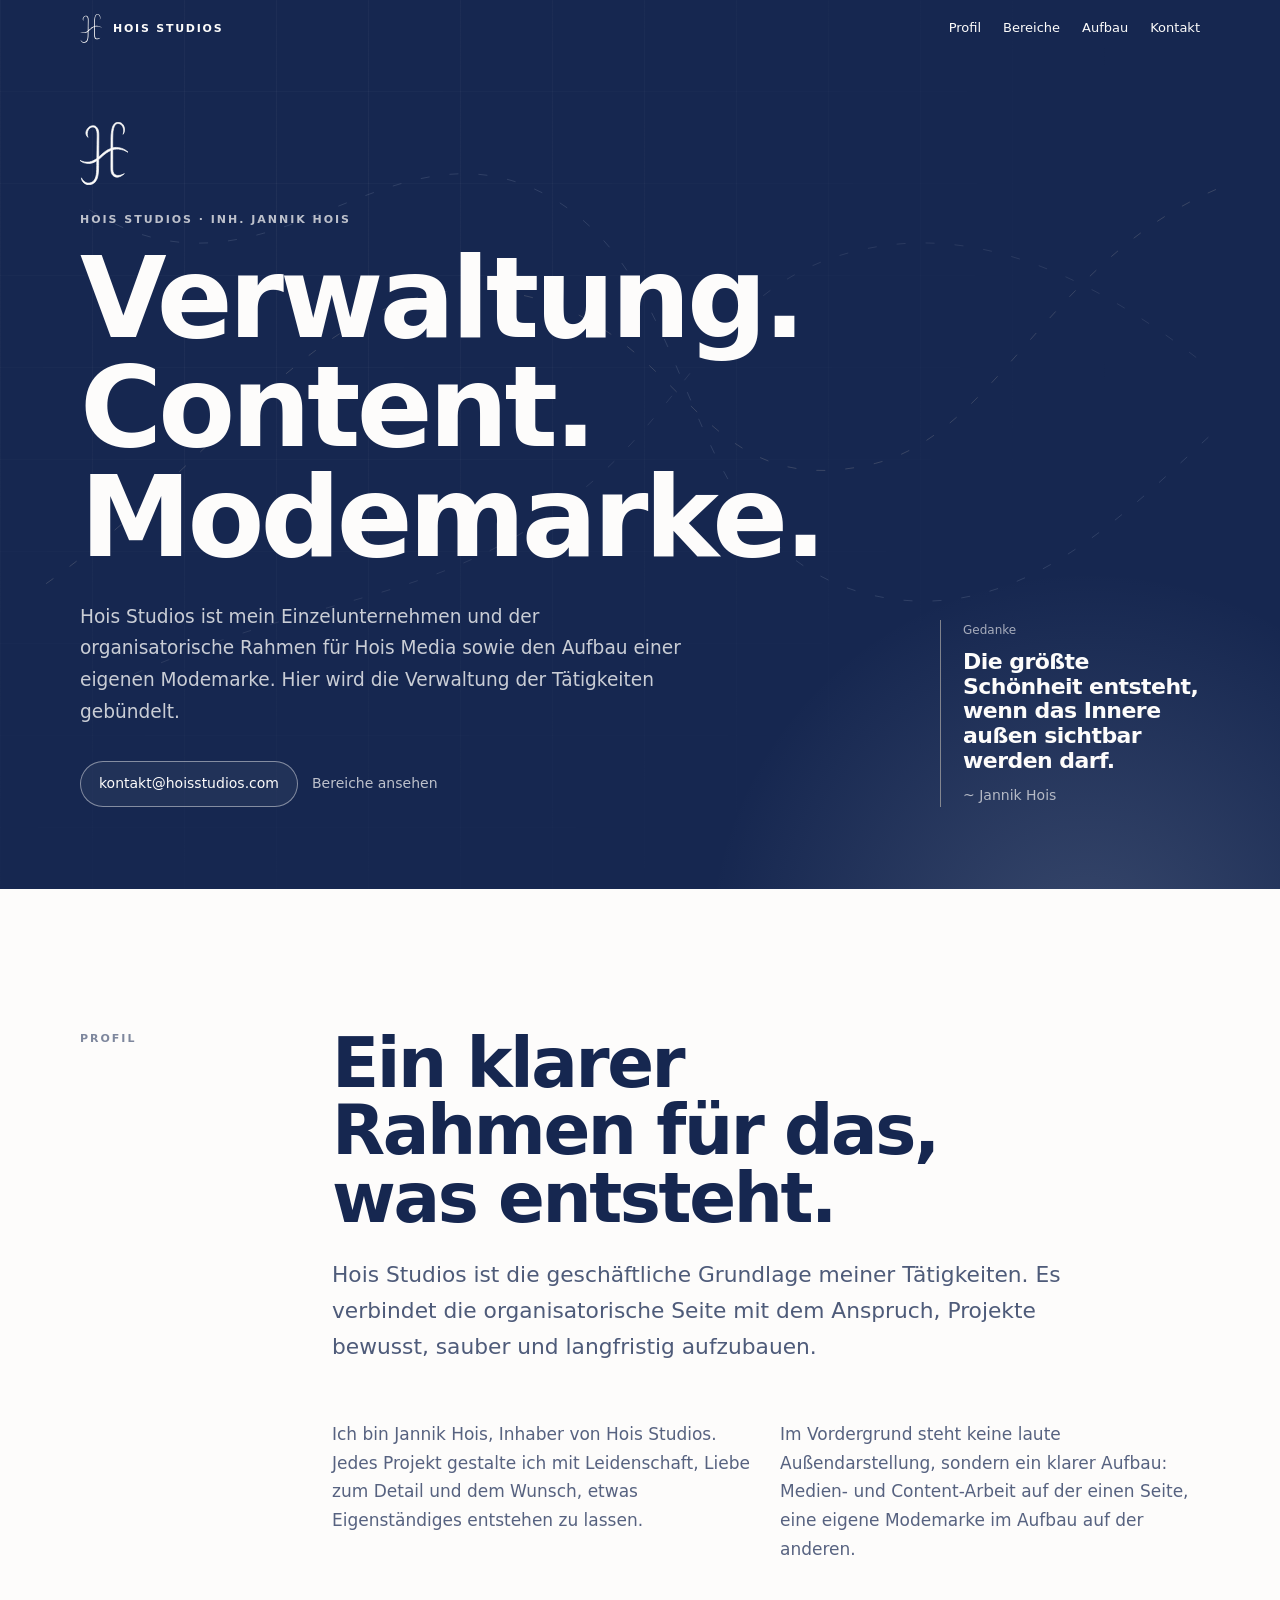
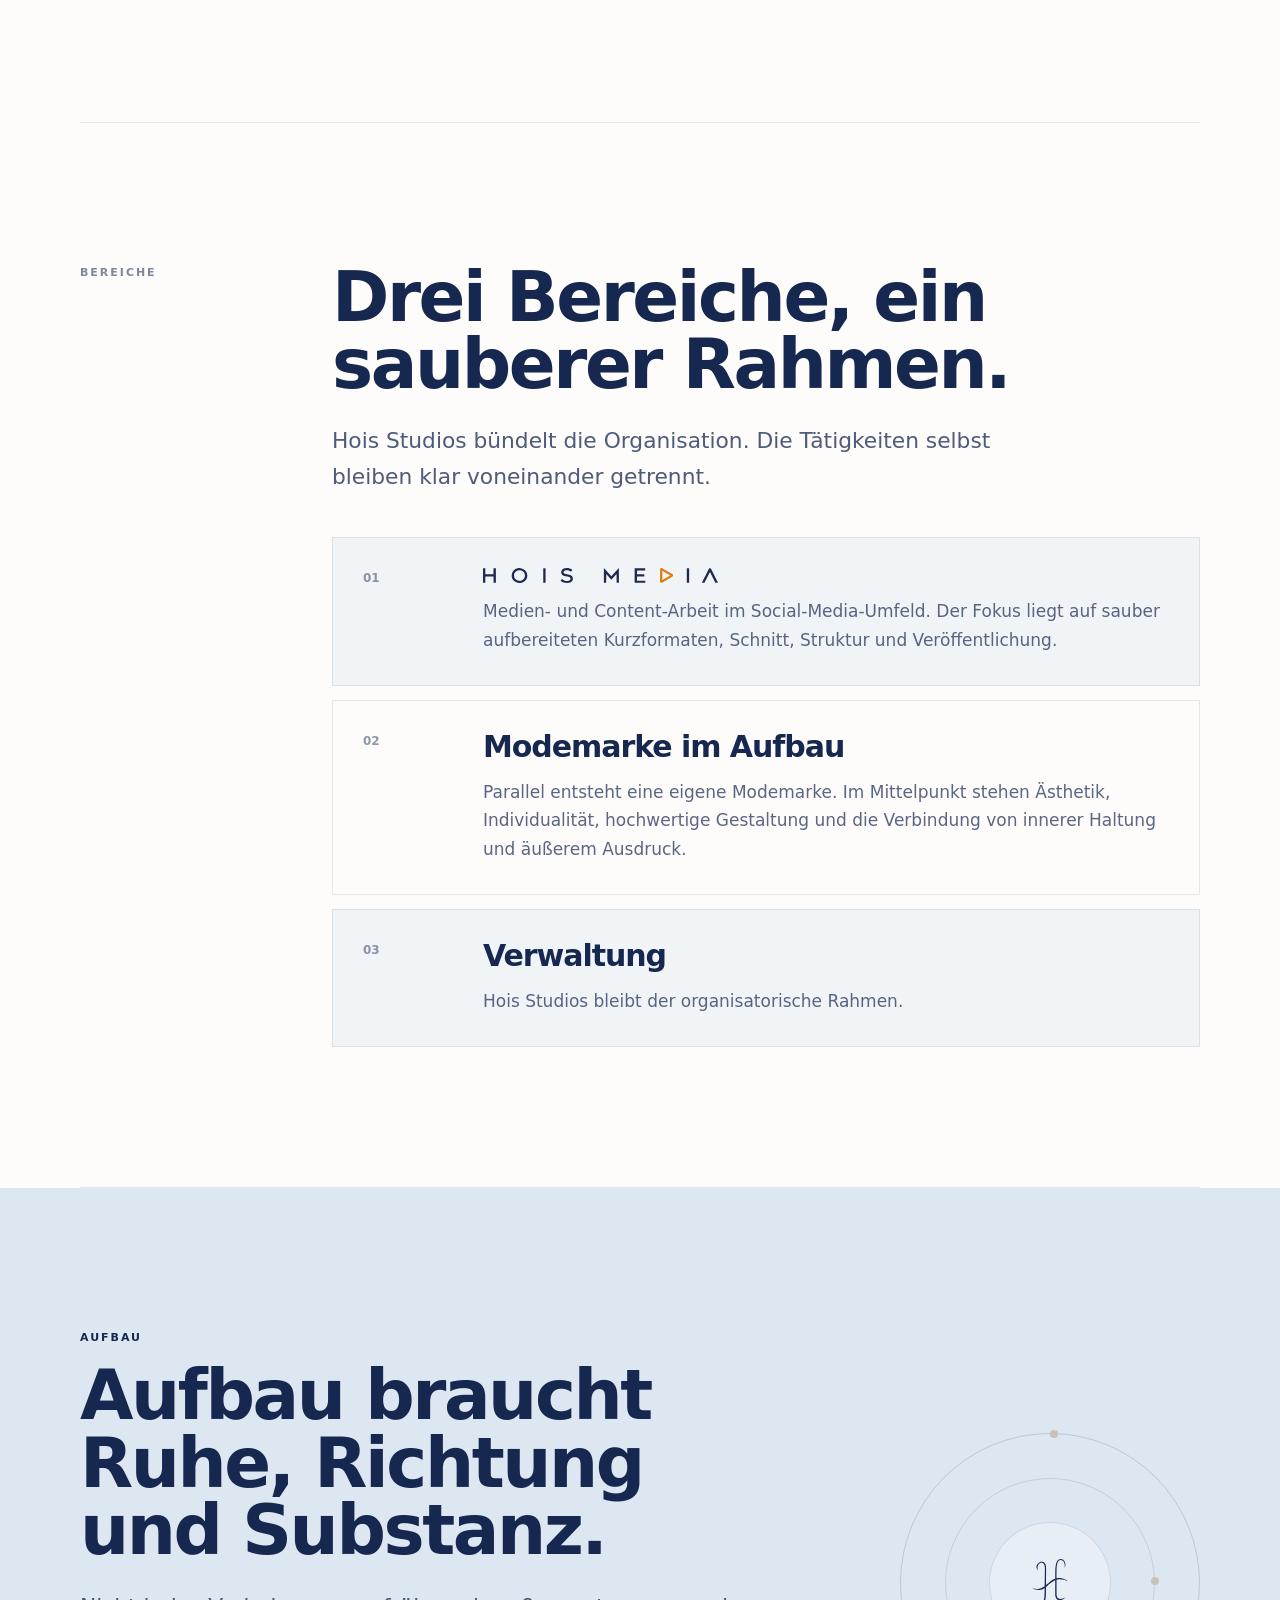
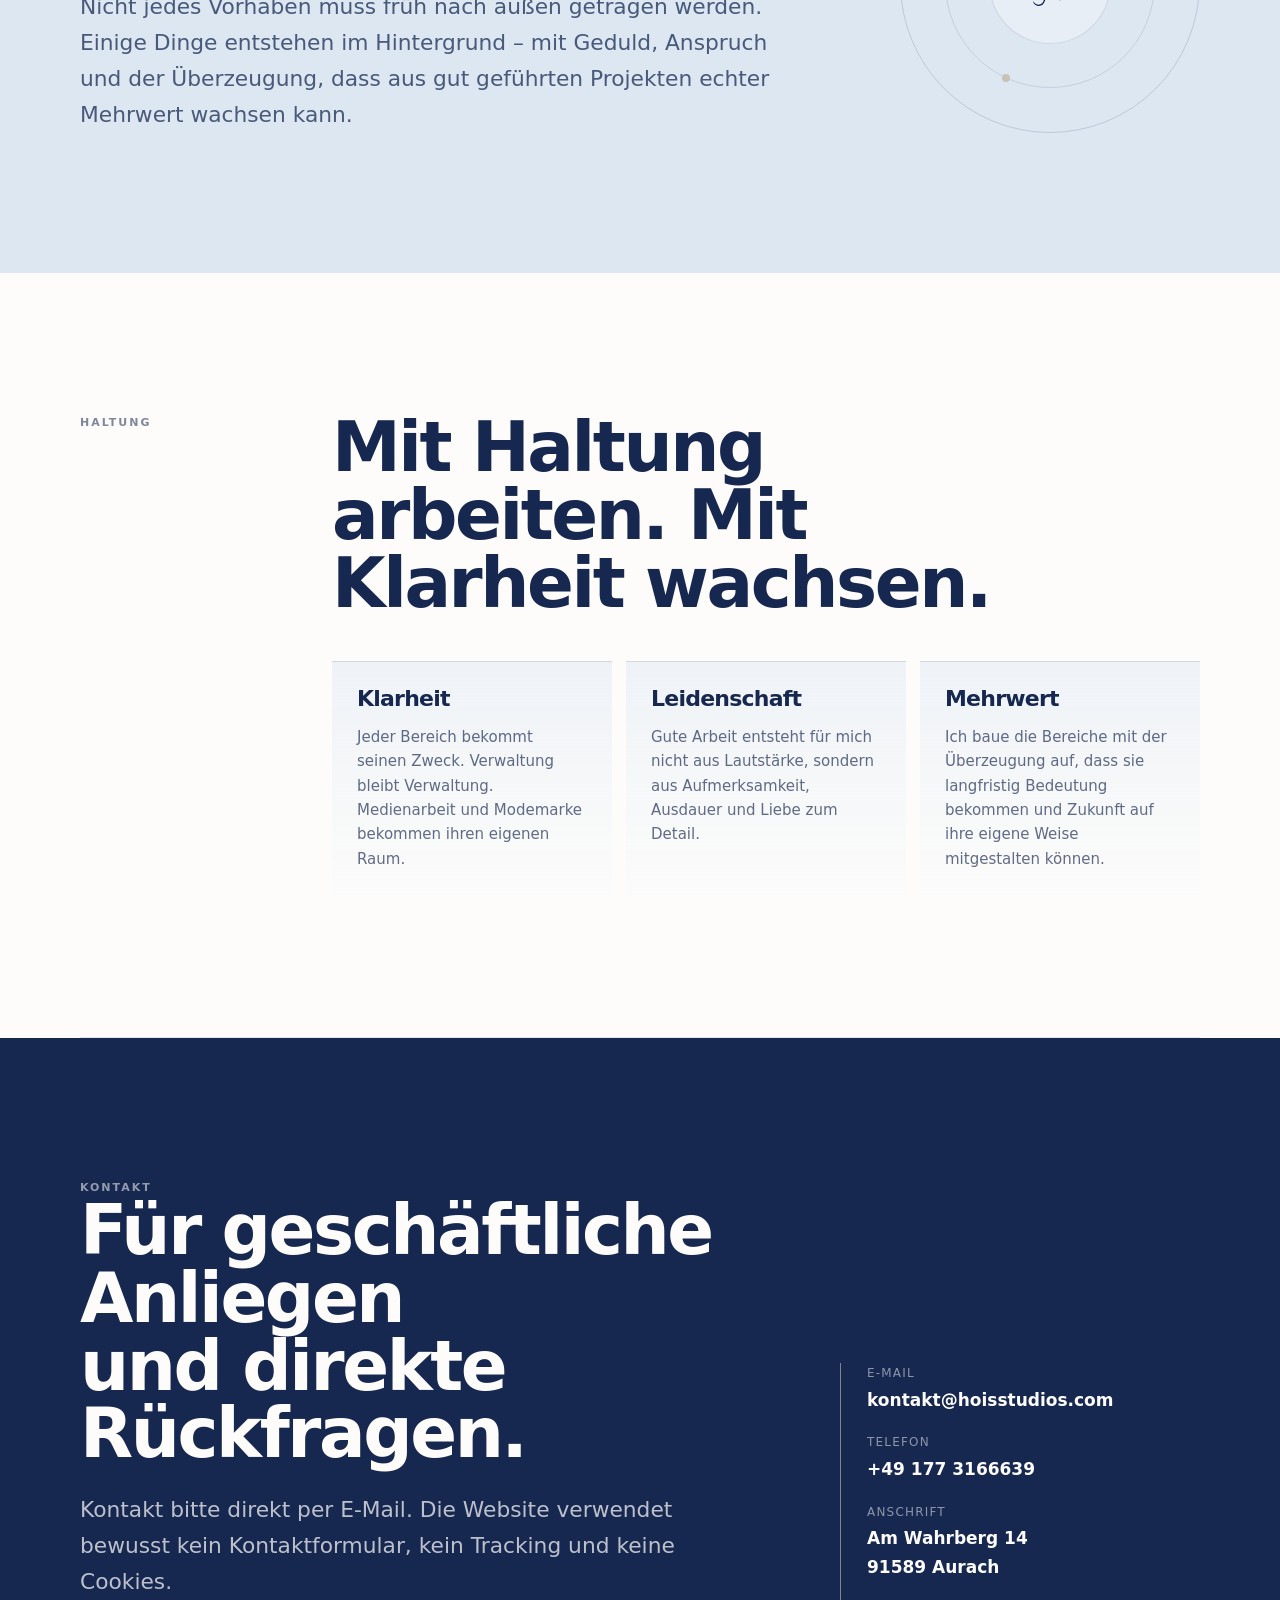
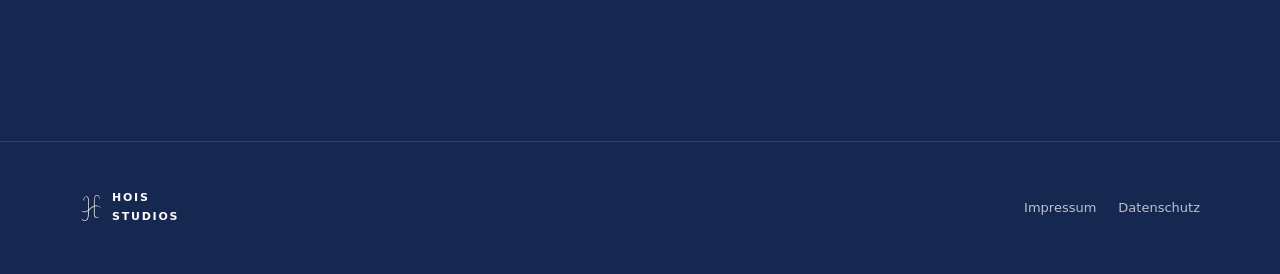
<file: index.html>
<!doctype html>
<html lang="de">
<head>
<meta charset="utf-8">
<meta name="viewport" content="width=device-width, initial-scale=1">
<meta name="theme-color" content="#162750">
<link rel="icon" href="favicon.ico" sizes="any">
<link rel="icon" href="favicon.svg" type="image/svg+xml">
<link rel="icon" href="favicon.png" type="image/png">
<link rel="apple-touch-icon" href="apple-touch-icon.png">
<meta name="theme-color" content="#162750">
<style>
:root {
  --color-white: #FDFCFB;
  --color-indigo: #162750;
  --color-blue-light: #DCE7F2;
  --color-dust: #C9C2B6;
  --font-heading: "Manrope", ui-sans-serif, system-ui, -apple-system, BlinkMacSystemFont, "Segoe UI", sans-serif;
  --font-body: "Inter", ui-sans-serif, system-ui, -apple-system, BlinkMacSystemFont, "Segoe UI", sans-serif;
  --page: min(1120px, calc(100vw - 40px));
  --ease: cubic-bezier(.22, 1, .36, 1);
}
* { box-sizing: border-box; }
html { scroll-behavior: smooth; background: var(--color-white); }
body {
  margin: 0;
  color: var(--color-indigo);
  background: var(--color-white);
  font-family: var(--font-body);
  font-size: 17px;
  line-height: 1.7;
  -webkit-font-smoothing: antialiased;
  text-rendering: optimizeLegibility;
}
a { color: inherit; }
img, svg { display: block; max-width: 100%; }
::selection { background: var(--color-blue-light); color: var(--color-indigo); }
.skip-link {
  position: fixed;
  z-index: 999;
  left: 16px;
  top: 16px;
  transform: translateY(-160%);
  padding: 8px 12px;
  border-radius: 999px;
  background: var(--color-indigo);
  color: var(--color-white);
}
.skip-link:focus { transform: translateY(0); }
.site-header {
  position: fixed;
  z-index: 80;
  top: 0;
  left: 0;
  right: 0;
  padding: 14px 20px;
  border-bottom: 1px solid transparent;
  transition: background .35s var(--ease), border-color .35s var(--ease), padding .35s var(--ease);
}
.site-header.scrolled, .legal-page .site-header {
  background: rgba(253,252,251,.91);
  backdrop-filter: blur(18px);
  border-bottom-color: rgba(22,39,80,.10);
  padding-block: 9px;
}
.nav-wrap {
  width: var(--page);
  margin: 0 auto;
  display: flex;
  align-items: center;
  justify-content: space-between;
  gap: 18px;
}
.brand {
  display: inline-flex;
  align-items: center;
  gap: 11px;
  color: var(--color-indigo);
  text-decoration: none;
  font-family: var(--font-heading);
  font-weight: 760;
  text-transform: uppercase;
  letter-spacing: .16em;
  font-size: 11px;
  line-height: 1;
  white-space: nowrap;
}
.home:not(.nav-open) .site-header:not(.scrolled) .brand,
.home:not(.nav-open) .site-header:not(.scrolled) .nav a,
.home:not(.nav-open) .site-header:not(.scrolled) .menu-button { color: var(--color-white); }
.logo { width: 22px; height: 29px; color: currentColor; flex: 0 0 22px; }
.logo path { fill: currentColor; }
.mark-draw path {
  fill: transparent;
  stroke: currentColor;
  stroke-width: 1.5;
  stroke-linecap: round;
  stroke-linejoin: round;
  stroke-dasharray: 1;
  stroke-dashoffset: 1;
  animation: draw 1.55s var(--ease) .18s forwards, fillmark .6s ease 1.15s forwards;
}
.nav {
  display: flex;
  align-items: center;
  gap: 22px;
  font-size: 13px;
}
.nav a, .footer-links a, .legal-links a {
  text-decoration: none;
  position: relative;
}
.nav a::after, .footer-links a::after, .legal-links a::after {
  content: "";
  position: absolute;
  height: 1px;
  left: 0;
  right: 0;
  bottom: -6px;
  background: currentColor;
  transform: scaleX(0);
  transform-origin: right;
  transition: transform .35s var(--ease);
}
.nav a:hover::after, .footer-links a:hover::after, .legal-links a:hover::after {
  transform: scaleX(1);
  transform-origin: left;
}
.menu-button {
  display: none;
  width: 38px;
  height: 38px;
  border: 1px solid currentColor;
  border-radius: 999px;
  color: var(--color-indigo);
  background: transparent;
  padding: 0;
}
.menu-button span {
  display: block;
  width: 15px;
  height: 1px;
  margin: 5px auto;
  background: currentColor;
  transition: transform .25s var(--ease);
}
.nav-open .menu-button span:first-child { transform: translateY(3px) rotate(42deg); }
.nav-open .menu-button span:last-child { transform: translateY(-3px) rotate(-42deg); }
.progress {
  position: fixed;
  z-index: 90;
  top: 0;
  left: 0;
  width: var(--progress, 0%);
  height: 2px;
  background: var(--color-dust);
}
.hero {
  min-height: 92svh;
  position: relative;
  overflow: hidden;
  display: grid;
  align-items: center;
  padding: 122px 20px 82px;
  background: var(--color-indigo);
  color: var(--color-white);
}
.hero::before {
  content: "";
  position: absolute;
  inset: auto -18vw -38vw auto;
  width: 66vw;
  height: 66vw;
  border-radius: 50%;
  background: radial-gradient(circle, rgba(220,231,242,.17), transparent 64%);
}
.hero::after {
  content: "";
  position: absolute;
  inset: 0;
  background:
    linear-gradient(90deg, rgba(253,252,251,.045) 1px, transparent 1px),
    linear-gradient(0deg, rgba(253,252,251,.028) 1px, transparent 1px);
  background-size: 92px 92px;
  mask-image: radial-gradient(circle at 24% 24%, black, transparent 72%);
}
.line-field {
  position: absolute;
  inset: 0;
  opacity: .55;
  pointer-events: none;
}
.line-field path {
  fill: none;
  stroke: rgba(201,194,182,.36);
  stroke-width: 1;
  vector-effect: non-scaling-stroke;
  stroke-dasharray: 9 20;
  animation: line 34s linear infinite;
}
.line-field path:nth-child(2) { stroke: rgba(220,231,242,.24); animation-duration: 44s; animation-direction: reverse; }
.line-field path:nth-child(3) { stroke: rgba(253,252,251,.16); animation-duration: 54s; }
.hero-inner {
  position: relative;
  z-index: 2;
  width: var(--page);
  margin: 0 auto;
  display: grid;
  grid-template-columns: minmax(0, 1fr) 260px;
  gap: clamp(34px, 8vw, 90px);
  align-items: end;
}
.hero-mark { width: 48px; height: 63px; margin-bottom: 26px; color: var(--color-white); }
.hero-mark .logo { width: 48px; height: 63px; flex-basis: 48px; }
.kicker, .eyebrow {
  margin: 0 0 14px;
  font-family: var(--font-heading);
  font-size: 11px;
  font-weight: 680;
  letter-spacing: .18em;
  text-transform: uppercase;
}
.kicker { color: rgba(253,252,251,.72); }
h1, h2, h3 {
  margin: 0;
  font-family: var(--font-heading);
  letter-spacing: -.035em;
  line-height: .98;
  text-wrap: balance;
}
h1 {
  max-width: 810px;
  font-size: clamp(48px, 8.8vw, 112px);
  font-weight: 680;
}
h2 {
  max-width: 790px;
  font-size: clamp(32px, 5.4vw, 72px);
  font-weight: 650;
}
h3 {
  font-size: clamp(20px, 2.4vw, 30px);
  font-weight: 640;
  line-height: 1.08;
}
.hero-text {
  max-width: 610px;
  margin: 28px 0 0;
  color: rgba(253,252,251,.78);
  font-size: clamp(17px, 1.45vw, 20px);
}
.hero-actions {
  display: flex;
  flex-wrap: wrap;
  gap: 14px;
  align-items: center;
  margin-top: 34px;
}
.button-link, .text-link {
  display: inline-flex;
  align-items: center;
  min-height: 42px;
  text-decoration: none;
  font-size: 14px;
}
.button-link {
  padding: 10px 18px;
  border: 1px solid rgba(253,252,251,.45);
  border-radius: 999px;
  background: rgba(253,252,251,.05);
  transition: transform .25s var(--ease), background .25s var(--ease), border-color .25s var(--ease);
}
.button-link:hover { transform: translateY(-2px); background: rgba(253,252,251,.10); border-color: rgba(253,252,251,.72); }
.text-link { color: rgba(253,252,251,.72); }
.hero-note {
  border-left: 1px solid rgba(201,194,182,.58);
  padding-left: 22px;
  max-width: 260px;
}
.hero-note span {
  display: block;
  color: rgba(253,252,251,.62);
  font-size: 12px;
  margin-bottom: 10px;
}
.hero-note strong {
  display: block;
  font-family: var(--font-heading);
  font-size: 22px;
  line-height: 1.12;
  letter-spacing: -.025em;
}
.hero-note p { margin: 12px 0 0; color: rgba(253,252,251,.66); font-size: 14px; line-height: 1.55; }
.section {
  width: var(--page);
  margin: 0 auto;
  padding: clamp(82px, 11vw, 146px) 0;
  border-bottom: 1px solid rgba(22,39,80,.10);
}
.section-grid {
  display: grid;
  grid-template-columns: 170px minmax(0,1fr);
  gap: clamp(34px, 7vw, 82px);
}
.section-label {
  position: sticky;
  top: 96px;
  align-self: start;
  font-family: var(--font-heading);
  font-size: 11px;
  font-weight: 720;
  letter-spacing: .18em;
  text-transform: uppercase;
  color: rgba(22,39,80,.55);
}
.lead {
  max-width: 730px;
  margin: 24px 0 0;
  font-size: clamp(18px, 1.7vw, 22px);
  line-height: 1.65;
  color: rgba(22,39,80,.76);
}
.copy-cols {
  display: grid;
  grid-template-columns: repeat(2, minmax(0, 1fr));
  gap: 28px;
  margin-top: 38px;
  color: rgba(22,39,80,.72);
}
.area-list {
  display: grid;
  gap: 14px;
  margin-top: 42px;
}
.area-card {
  position: relative;
  overflow: hidden;
  display: grid;
  grid-template-columns: 92px minmax(0, 1fr);
  gap: 28px;
  padding: 30px;
  border: 1px solid rgba(22,39,80,.10);
  background: rgba(220,231,242,.38);
  transition: transform .35s var(--ease), background .35s var(--ease), border-color .35s var(--ease);
}
.area-card:nth-child(even) { background: rgba(253,252,251,.8); }
.area-card:hover { transform: translateY(-4px); border-color: rgba(22,39,80,.22); background: rgba(220,231,242,.52); }
.area-number {
  font-family: var(--font-heading);
  font-size: 12px;
  font-weight: 720;
  color: rgba(22,39,80,.48);
}
.area-card p { margin: 14px 0 0; color: rgba(22,39,80,.70); max-width: 760px; }
.media-brand-heading {
  display: flex;
  align-items: center;
  gap: 13px;
  line-height: 1;
}
.media-brand-wordmark {
  width: min(235px, 62vw);
  height: auto;
  max-height: 24px;
}
.media-brand-sign {
  width: 28px;
  height: auto;
  flex: 0 0 auto;
}
.brand-build {
  position: relative;
  padding: 0;
  overflow: hidden;
  background: var(--color-blue-light);
  border-bottom: 0;
}
.brand-build-inner {
  width: var(--page);
  margin: 0 auto;
  padding: clamp(86px, 11vw, 150px) 0;
  display: grid;
  grid-template-columns: minmax(0, 1fr) 300px;
  gap: clamp(34px, 7vw, 86px);
  align-items: end;
}
.brand-build .lead { color: rgba(22,39,80,.74); }
.orbit {
  aspect-ratio: 1;
  border: 1px solid rgba(22,39,80,.16);
  border-radius: 50%;
  display: grid;
  place-items: center;
  position: relative;
}
.orbit::before, .orbit::after {
  content: "";
  position: absolute;
  border-radius: 50%;
  border: 1px solid rgba(22,39,80,.12);
}
.orbit::before { inset: 44px; }
.orbit::after { inset: 88px; background: rgba(253,252,251,.34); }
.orbit-dot {
  position: absolute;
  width: 8px;
  height: 8px;
  border-radius: 50%;
  background: var(--color-dust);
  animation: breathe 4s ease-in-out infinite;
}
.orbit-dot:nth-child(1) { top: -4px; left: 50%; }
.orbit-dot:nth-child(2) { right: 40px; top: 48%; animation-delay: .5s; }
.orbit-dot:nth-child(3) { bottom: 50px; left: 34%; animation-delay: 1s; }
.orbit .logo { width: 36px; height: 47px; z-index: 2; color: var(--color-indigo); }
.principles {
  display: grid;
  grid-template-columns: repeat(3, minmax(0, 1fr));
  gap: 14px;
  margin-top: 44px;
}
.principle {
  min-height: 185px;
  padding: 25px;
  border-top: 1px solid rgba(22,39,80,.18);
  background: linear-gradient(180deg, rgba(220,231,242,.45), rgba(253,252,251,.2));
}
.principle h3 { font-size: 22px; }
.principle p { margin: 14px 0 0; color: rgba(22,39,80,.68); font-size: 15px; line-height: 1.62; }
.contact {
  width: auto;
  max-width: none;
  margin: 0;
  padding: 0;
  border: 0;
  background: var(--color-indigo);
  color: var(--color-white);
}
.contact-inner {
  width: var(--page);
  margin: 0 auto;
  padding: clamp(86px, 11vw, 148px) 0;
  display: grid;
  grid-template-columns: minmax(0,1fr) 360px;
  gap: clamp(40px, 8vw, 92px);
}
.contact .section-label { position: static; color: rgba(253,252,251,.55); }
.contact h2 { color: var(--color-white); }
.contact p { color: rgba(253,252,251,.72); }
.contact-box {
  border-left: 1px solid rgba(201,194,182,.6);
  padding-left: 26px;
  align-self: end;
}
.contact-row { margin-bottom: 18px; }
.contact-row span {
  display: block;
  margin-bottom: 2px;
  color: rgba(253,252,251,.52);
  font-size: 12px;
  letter-spacing: .10em;
  text-transform: uppercase;
}
.contact-row a, .contact-row strong {
  color: var(--color-white);
  font-family: var(--font-heading);
  font-weight: 620;
  text-decoration: none;
}
.footer {
  background: var(--color-indigo);
  color: var(--color-white);
  border-top: 1px solid rgba(253,252,251,.13);
}
.footer-inner {
  width: var(--page);
  margin: 0 auto;
  min-height: 132px;
  display: flex;
  align-items: center;
  justify-content: space-between;
  gap: 26px;
}
.footer-brand {
  display: inline-flex;
  align-items: center;
  gap: 10px;
  font-family: var(--font-heading);
  font-size: 11px;
  letter-spacing: .16em;
  font-weight: 750;
  text-transform: uppercase;
}
.footer-brand .logo { width: 20px; height: 26px; }
.footer-links { display: flex; gap: 22px; font-size: 13px; color: rgba(253,252,251,.72); }
.legal-main {
  width: min(850px, calc(100vw - 40px));
  margin: 0 auto;
  padding: 132px 0 90px;
}
.legal-head { padding-bottom: 38px; border-bottom: 1px solid rgba(22,39,80,.12); }
.legal-head p { margin: 18px 0 0; color: rgba(22,39,80,.68); max-width: 660px; }
.legal-content { padding-top: 42px; }
.legal-content section { margin-bottom: 42px; }
.legal-content h2 {
  font-size: clamp(24px, 4vw, 38px);
  margin-bottom: 12px;
}
.legal-content h3 {
  font-size: 19px;
  margin: 28px 0 8px;
}
.legal-content p, .legal-content li { color: rgba(22,39,80,.72); }
.legal-content ul { padding-left: 20px; }
.legal-links {
  display: flex;
  gap: 18px;
  flex-wrap: wrap;
  margin-top: 34px;
  font-size: 14px;
}
.reveal {
  opacity: 0;
  transform: translateY(18px);
  transition: opacity .75s var(--ease), transform .75s var(--ease);
  transition-delay: var(--d, 0ms);
}
.reveal.visible { opacity: 1; transform: translateY(0); }
@keyframes draw { to { stroke-dashoffset: 0; } }
@keyframes fillmark { to { fill: currentColor; } }
@keyframes line { to { stroke-dashoffset: -420; } }
@keyframes breathe { 50% { transform: scale(1.7); opacity: .55; } }
@media (max-width: 880px) {
  :root { --page: min(100%, calc(100vw - 28px)); }
  body { font-size: 16px; }
  .site-header { padding: 12px 14px; }
  .brand { font-size: 10px; letter-spacing: .10em; }
  .logo { width: 20px; height: 26px; flex-basis: 20px; }
  .menu-button { display: block; }
  .nav {
    position: fixed;
    left: 14px;
    right: 14px;
    top: 62px;
    display: grid;
    gap: 0;
    padding: 10px;
    border: 1px solid rgba(22,39,80,.10);
    border-radius: 22px;
    background: rgba(253,252,251,.96);
    color: var(--color-indigo) !important;
    box-shadow: 0 26px 70px rgba(22,39,80,.14);
    opacity: 0;
    pointer-events: none;
    transform: translateY(-8px);
    transition: opacity .22s var(--ease), transform .22s var(--ease);
  }
  .nav-open .nav { opacity: 1; pointer-events: auto; transform: translateY(0); }
  .nav a { padding: 14px 12px; font-size: 15px; }
  .hero { min-height: auto; padding: 104px 14px 70px; }
  .hero-inner, .section-grid, .brand-build-inner, .contact-inner {
    grid-template-columns: 1fr;
  }
  .hero-mark, .hero-mark .logo { width: 42px; height: 55px; }
  .hero-note { max-width: none; margin-top: 10px; }
  h1 { font-size: clamp(42px, 13vw, 78px); }
  .section { padding: 74px 0; }
  .section-label { position: static; }
  .copy-cols, .principles { grid-template-columns: 1fr; }
  .area-card { grid-template-columns: 1fr; gap: 12px; padding: 24px; }
  .media-brand-heading { gap: 10px; }
  .media-brand-wordmark { width: min(205px, 70vw); max-height: 22px; }
  .media-brand-sign { width: 24px; }
  .brand-build-inner, .contact-inner { padding: 74px 0; }
  .orbit { max-width: 260px; }
  .contact-box { padding-left: 20px; }
  .footer-inner { min-height: 140px; align-items: flex-start; justify-content: center; flex-direction: column; padding: 26px 0; }
  .footer-links { flex-wrap: wrap; }
}
@media (prefers-reduced-motion: reduce) {
  *, *::before, *::after { animation: none !important; transition: none !important; scroll-behavior: auto !important; }
  .reveal { opacity: 1; transform: none; }
  .mark-draw path { fill: currentColor; stroke-dashoffset: 0; }
}
</style>
<title>Hois Studios · Inh. Jannik Hois</title>
<meta name="description" content="Hois Studios ist das Einzelunternehmen von Jannik Hois und der organisatorische Rahmen für Hois Media, Content-Arbeit und den Aufbau einer eigenen Modemarke.">
<meta property="og:title" content="Hois Studios">
<meta property="og:description" content="Organisatorischer Rahmen für Medien, Content und eine Modemarke im Aufbau.">
<meta property="og:type" content="website">
</head>
<body class="home">
<a class="skip-link" href="#main">Zum Inhalt springen</a>
<div class="progress" aria-hidden="true"></div>
<header class="site-header">
  <div class="nav-wrap">
    <a class="brand" href="index.html" aria-label="Hois Studios Startseite"><svg class="logo" viewBox="0 0 104.36 135.7" aria-hidden="true" focusable="false">
  <path d="M15.03,135.09c-2.66-.83-4.51-1.9-5.04-2.26-.55-.37-2.23-1.56-3.81-3.66-.63-.83-1.62-2.17-2.31-4.2-.57-1.7-.69-3.19-.7-4.2.37.89.91,2,1.68,3.2.95,1.49,1.86,2.49,2.12,2.77.76.82,2.29,2.46,4.82,3.73,1.17.59,3.93,1.99,7.54,1.62.5-.05.84-.1,1.31-.18,1.68-.29,5.31-.97,8.25-3.7.25-.23.56-.54.89-.92,4.2-4.33,5.7-12.12,6.16-18.16.12-2.12.24-4.24.36-6.37.06-2.95.12-5.9.19-8.85l.11-10.22c-.59.37-1.41.87-2.41,1.42-.92.5-3.32,1.8-6.06,2.74-1.24.42-4.83,1.58-9.65,1.63-4.75.05-8.6-1-11.13-1.92-.91-.42-1.87-.91-2.87-1.5-.55-.32-1.07-.65-1.56-.97l-2.79-2.12s-.09-.09-.13-.14c1.65.78,3.66,1.59,5.99,2.26,2.35.68,4.5,1.06,6.32,1.27l1.3.17c1.32.07,2.96.08,4.83-.11,1.12-.11,3.42-.41,6.2-1.27,4.25-1.32,7.27-3.24,9.6-4.74,1.04-.67,1.87-1.26,2.43-1.67l.05-2.55.16-14.15.19-13.55.12-9.54c.06-4.74.32-9.33.07-14.07-.18-3.43-.63-6.7-2.23-9.73-.37-.75-1.58-2.99-4.23-4.17-3.25-1.45-6.29-.23-7.1.09-5.16,2.03-6.81,7.91-7.25,9.47-1.63,5.79.39,10.73,1.15,12.36-1.18-1.03-4.13-3.91-4.74-8.38,0,0-.98-7.2,5.92-13.27,1.69-1.49,3.59-2.38,3.59-2.38,0,0,.21-.1.43-.19,6.15-2.48,10.47-.2,10.47-.2,1.52.8,2.47,1.86,3.2,2.67,1.32,1.47,2.1,2.94,2.55,3.97.24.55.45,1.12.62,1.71.84,2.86,1.2,5.72,1.21,8.74v13.61s-.17,22.01-.17,22.01c-.02,4.76-.04,9.52-.05,14.28.42-.34,1.06-.87,1.83-1.52,4.81-4.05,5.41-5.05,8.79-7.83,3.39-2.79,5.92-4.32,6.81-4.9,1.66-1.07,3.04-1.71,3.57-1.97,2.22-1.1,4.19-1.87,5.73-2.4.02-5.97.03-11.94.05-17.91,0-3.65.09-6.65.18-8.69,0,0,.71-15.92,4.38-22.84,1.05-1.98,2.47-3.52,2.47-3.52.32-.4,1.32-1.43,2.5-2.21,3.47-2.3,8.58-2.2,12.31-.17,1.01.55,1.76,1.15,2.24,1.58.94.94,1.93,1.86,2.57,3.01l1.11,1.97c2.56,4.56,2.42,13.62-1.47,18.06.84-2.52,2.86-9.76-.71-16.53-.66-1.24-1.42-2.31-2.21-3.23-.52-.62-1.36-1.47-2.58-2.19-2.58-1.52-6.46-2.19-9.37-.45-1.31.78-2.21,1.93-2.61,2.43-.82,1.04-1.32,2.04-1.69,2.91-2.19,5.21-2.79,11.93-2.79,11.93-.11,1.27-.37,4.32-.56,11.27-.04,1.62-.16,6.32-.14,13.1.01,4.16.07,7.64.12,10.14,3.41-.74,6.28-.83,8.31-.83,0,0,9.45.15,17.85,4.97,1.31.75,2.47,1.58,2.47,1.58,1,.71,1.81,1.39,2.44,1.95.71.64,1.41,1.29,2.12,1.93-1.1-.55-2.2-1.1-3.3-1.65-2.01-1.14-3.73-1.9-4.88-2.36,0,0-9.57-3.85-19.78-2.62-1.23.15-2.37.4-2.37.4-1.07.23-2.03.52-2.88.82-.06,15.61.04,28.8.02,39.57,0,3.74-.03,11.18,4.63,14.46,2.01,1.41,4.36,1.74,5.72,1.85,5.11.42,9.7-1.46,11.82-2.46,1.04-.48,2.08-.97,3.12-1.45l-2.22,1.85-3.75,2.55c-4.66,2.98-9.7,3.86-13.31,2.75-2.91-.89-4.97-2.74-4.97-2.74s-1.18-1.06-2.15-2.53c-2.84-4.3-2.79-10.74-2.76-12.07l-.07-6.57.13-33.88c-.11.05-.27.12-.47.2-1.66.72-7.52,3.37-14.8,9.52-2.26,1.91-5.02,4.46-7.8,7.03-.18.16-.89.83-1.88,1.71-.82.74-1.49,1.32-1.92,1.69.02,1.28.03,3.26.04,5.68,0,3.65-.12,9.59-.18,14.25-.11,8.56-1.06,21.53-6.8,27.9-.37.48-.91,1.12-1.62,1.8-3.13,2.99-6.64,3.9-7.93,4.23,0,0-4.51,1.39-8.95,0Z"/>
</svg><span>Hois Studios</span></a>
    <button class="menu-button" type="button" aria-label="Menü öffnen" aria-expanded="false"><span></span><span></span></button>
    <nav class="nav" aria-label="Hauptnavigation">
      <a href="index.html#profil">Profil</a>
      <a href="index.html#bereiche">Bereiche</a>
      <a href="index.html#aufbau">Aufbau</a>
      <a href="index.html#kontakt">Kontakt</a>
    </nav>
  </div>
</header>
<main id="main">
  <section class="hero" aria-labelledby="hero-title">
    <svg class="line-field" viewBox="0 0 1000 620" preserveAspectRatio="none" aria-hidden="true">
      <path d="M36 456 C184 352 266 194 414 232 C540 264 546 396 684 362 C778 338 820 204 950 148"></path>
      <path d="M70 164 C210 252 302 82 430 154 C552 224 526 418 670 462 C786 496 870 410 950 336"></path>
      <path d="M84 536 C252 458 342 476 456 382 C548 306 566 210 690 192 C772 180 856 218 938 282"></path>
    </svg>
    <div class="hero-inner">
      <div>
        <div class="hero-mark reveal"><svg class="logo mark-draw" viewBox="0 0 104.36 135.7" aria-hidden="true" focusable="false">
  <path pathLength="1" d="M15.03,135.09c-2.66-.83-4.51-1.9-5.04-2.26-.55-.37-2.23-1.56-3.81-3.66-.63-.83-1.62-2.17-2.31-4.2-.57-1.7-.69-3.19-.7-4.2.37.89.91,2,1.68,3.2.95,1.49,1.86,2.49,2.12,2.77.76.82,2.29,2.46,4.82,3.73,1.17.59,3.93,1.99,7.54,1.62.5-.05.84-.1,1.31-.18,1.68-.29,5.31-.97,8.25-3.7.25-.23.56-.54.89-.92,4.2-4.33,5.7-12.12,6.16-18.16.12-2.12.24-4.24.36-6.37.06-2.95.12-5.9.19-8.85l.11-10.22c-.59.37-1.41.87-2.41,1.42-.92.5-3.32,1.8-6.06,2.74-1.24.42-4.83,1.58-9.65,1.63-4.75.05-8.6-1-11.13-1.92-.91-.42-1.87-.91-2.87-1.5-.55-.32-1.07-.65-1.56-.97l-2.79-2.12s-.09-.09-.13-.14c1.65.78,3.66,1.59,5.99,2.26,2.35.68,4.5,1.06,6.32,1.27l1.3.17c1.32.07,2.96.08,4.83-.11,1.12-.11,3.42-.41,6.2-1.27,4.25-1.32,7.27-3.24,9.6-4.74,1.04-.67,1.87-1.26,2.43-1.67l.05-2.55.16-14.15.19-13.55.12-9.54c.06-4.74.32-9.33.07-14.07-.18-3.43-.63-6.7-2.23-9.73-.37-.75-1.58-2.99-4.23-4.17-3.25-1.45-6.29-.23-7.1.09-5.16,2.03-6.81,7.91-7.25,9.47-1.63,5.79.39,10.73,1.15,12.36-1.18-1.03-4.13-3.91-4.74-8.38,0,0-.98-7.2,5.92-13.27,1.69-1.49,3.59-2.38,3.59-2.38,0,0,.21-.1.43-.19,6.15-2.48,10.47-.2,10.47-.2,1.52.8,2.47,1.86,3.2,2.67,1.32,1.47,2.1,2.94,2.55,3.97.24.55.45,1.12.62,1.71.84,2.86,1.2,5.72,1.21,8.74v13.61s-.17,22.01-.17,22.01c-.02,4.76-.04,9.52-.05,14.28.42-.34,1.06-.87,1.83-1.52,4.81-4.05,5.41-5.05,8.79-7.83,3.39-2.79,5.92-4.32,6.81-4.9,1.66-1.07,3.04-1.71,3.57-1.97,2.22-1.1,4.19-1.87,5.73-2.4.02-5.97.03-11.94.05-17.91,0-3.65.09-6.65.18-8.69,0,0,.71-15.92,4.38-22.84,1.05-1.98,2.47-3.52,2.47-3.52.32-.4,1.32-1.43,2.5-2.21,3.47-2.3,8.58-2.2,12.31-.17,1.01.55,1.76,1.15,2.24,1.58.94.94,1.93,1.86,2.57,3.01l1.11,1.97c2.56,4.56,2.42,13.62-1.47,18.06.84-2.52,2.86-9.76-.71-16.53-.66-1.24-1.42-2.31-2.21-3.23-.52-.62-1.36-1.47-2.58-2.19-2.58-1.52-6.46-2.19-9.37-.45-1.31.78-2.21,1.93-2.61,2.43-.82,1.04-1.32,2.04-1.69,2.91-2.19,5.21-2.79,11.93-2.79,11.93-.11,1.27-.37,4.32-.56,11.27-.04,1.62-.16,6.32-.14,13.1.01,4.16.07,7.64.12,10.14,3.41-.74,6.28-.83,8.31-.83,0,0,9.45.15,17.85,4.97,1.31.75,2.47,1.58,2.47,1.58,1,.71,1.81,1.39,2.44,1.95.71.64,1.41,1.29,2.12,1.93-1.1-.55-2.2-1.1-3.3-1.65-2.01-1.14-3.73-1.9-4.88-2.36,0,0-9.57-3.85-19.78-2.62-1.23.15-2.37.4-2.37.4-1.07.23-2.03.52-2.88.82-.06,15.61.04,28.8.02,39.57,0,3.74-.03,11.18,4.63,14.46,2.01,1.41,4.36,1.74,5.72,1.85,5.11.42,9.7-1.46,11.82-2.46,1.04-.48,2.08-.97,3.12-1.45l-2.22,1.85-3.75,2.55c-4.66,2.98-9.7,3.86-13.31,2.75-2.91-.89-4.97-2.74-4.97-2.74s-1.18-1.06-2.15-2.53c-2.84-4.3-2.79-10.74-2.76-12.07l-.07-6.57.13-33.88c-.11.05-.27.12-.47.2-1.66.72-7.52,3.37-14.8,9.52-2.26,1.91-5.02,4.46-7.8,7.03-.18.16-.89.83-1.88,1.71-.82.74-1.49,1.32-1.92,1.69.02,1.28.03,3.26.04,5.68,0,3.65-.12,9.59-.18,14.25-.11,8.56-1.06,21.53-6.8,27.9-.37.48-.91,1.12-1.62,1.8-3.13,2.99-6.64,3.9-7.93,4.23,0,0-4.51,1.39-8.95,0Z"/>
</svg></div>
        <p class="kicker reveal">Hois Studios · Inh. Jannik Hois</p>
        <h1 id="hero-title" class="reveal">Verwaltung. Content. Modemarke.</h1>
        <p class="hero-text reveal">Hois Studios ist mein Einzelunternehmen und der organisatorische Rahmen für Hois Media sowie den Aufbau einer eigenen Modemarke. Hier wird die Verwaltung der Tätigkeiten gebündelt.</p>
        <div class="hero-actions reveal">
          <a class="button-link" href="mailto:kontakt@hoisstudios.com">kontakt@hoisstudios.com</a>
          <a class="text-link" href="#bereiche">Bereiche ansehen</a>
        </div>
      </div>
      <aside class="hero-note reveal" aria-label="Kurzprofil">
        <span>Gedanke</span>
        <strong>Die größte Schönheit entsteht, wenn das Innere außen sichtbar werden darf.</strong>
        <p>~ Jannik Hois</p>
      </aside>
    </div>
  </section>

  <section class="section" id="profil" aria-labelledby="profil-title">
    <div class="section-grid">
      <div class="section-label reveal">Profil</div>
      <div>
        <h2 id="profil-title" class="reveal">Ein klarer Rahmen für das, was entsteht.</h2>
        <p class="lead reveal">Hois Studios ist die geschäftliche Grundlage meiner Tätigkeiten. Es verbindet die organisatorische Seite mit dem Anspruch, Projekte bewusst, sauber und langfristig aufzubauen.</p>
        <div class="copy-cols reveal">
          <p>Ich bin Jannik Hois, Inhaber von Hois Studios. Jedes Projekt gestalte ich mit Leidenschaft, Liebe zum Detail und dem Wunsch, etwas Eigenständiges entstehen zu lassen.</p>
          <p>Im Vordergrund steht keine laute Außendarstellung, sondern ein klarer Aufbau: Medien- und Content-Arbeit auf der einen Seite, eine eigene Modemarke im Aufbau auf der anderen.</p>
        </div>
      </div>
    </div>
  </section>

  <section class="section" id="bereiche" aria-labelledby="bereiche-title">
    <div class="section-grid">
      <div class="section-label reveal">Bereiche</div>
      <div>
        <h2 id="bereiche-title" class="reveal">Drei Bereiche, ein sauberer Rahmen.</h2>
        <p class="lead reveal">Hois Studios bündelt die Organisation. Die Tätigkeiten selbst bleiben klar voneinander getrennt.</p>
        <div class="area-list">
          <article class="area-card reveal">
            <div class="area-number">01</div>
            <div>
              <h3 class="media-brand-heading"><img class="media-brand-wordmark" src="Hois%20Media%20schriftfont.svg" alt="Hois Media"></h3>
              <p>Medien- und Content-Arbeit im Social-Media-Umfeld. Der Fokus liegt auf sauber aufbereiteten Kurzformaten, Schnitt, Struktur und Veröffentlichung.</p>
            </div>
          </article>
          <article class="area-card reveal">
            <div class="area-number">02</div>
            <div>
              <h3>Modemarke im Aufbau</h3>
              <p>Parallel entsteht eine eigene Modemarke. Im Mittelpunkt stehen Ästhetik, Individualität, hochwertige Gestaltung und die Verbindung von innerer Haltung und äußerem Ausdruck.</p>
            </div>
          </article>
          <article class="area-card reveal">
            <div class="area-number">03</div>
            <div>
              <h3>Verwaltung</h3>
              <p>Hois Studios bleibt der organisatorische Rahmen.</p>
            </div>
          </article>
        </div>
      </div>
    </div>
  </section>

  <section class="brand-build" id="aufbau" aria-labelledby="aufbau-title">
    <div class="brand-build-inner">
      <div>
        <p class="eyebrow reveal">Aufbau</p>
        <h2 id="aufbau-title" class="reveal">Aufbau braucht Ruhe, Richtung und Substanz.</h2>
        <p class="lead reveal">Nicht jedes Vorhaben muss früh nach außen getragen werden. Einige Dinge entstehen im Hintergrund – mit Geduld, Anspruch und der Überzeugung, dass aus gut geführten Projekten echter Mehrwert wachsen kann.</p>
      </div>
      <div class="orbit reveal" aria-hidden="true">
        <span class="orbit-dot"></span><span class="orbit-dot"></span><span class="orbit-dot"></span>
        <svg class="logo" viewBox="0 0 104.36 135.7" aria-hidden="true" focusable="false">
  <path d="M15.03,135.09c-2.66-.83-4.51-1.9-5.04-2.26-.55-.37-2.23-1.56-3.81-3.66-.63-.83-1.62-2.17-2.31-4.2-.57-1.7-.69-3.19-.7-4.2.37.89.91,2,1.68,3.2.95,1.49,1.86,2.49,2.12,2.77.76.82,2.29,2.46,4.82,3.73,1.17.59,3.93,1.99,7.54,1.62.5-.05.84-.1,1.31-.18,1.68-.29,5.31-.97,8.25-3.7.25-.23.56-.54.89-.92,4.2-4.33,5.7-12.12,6.16-18.16.12-2.12.24-4.24.36-6.37.06-2.95.12-5.9.19-8.85l.11-10.22c-.59.37-1.41.87-2.41,1.42-.92.5-3.32,1.8-6.06,2.74-1.24.42-4.83,1.58-9.65,1.63-4.75.05-8.6-1-11.13-1.92-.91-.42-1.87-.91-2.87-1.5-.55-.32-1.07-.65-1.56-.97l-2.79-2.12s-.09-.09-.13-.14c1.65.78,3.66,1.59,5.99,2.26,2.35.68,4.5,1.06,6.32,1.27l1.3.17c1.32.07,2.96.08,4.83-.11,1.12-.11,3.42-.41,6.2-1.27,4.25-1.32,7.27-3.24,9.6-4.74,1.04-.67,1.87-1.26,2.43-1.67l.05-2.55.16-14.15.19-13.55.12-9.54c.06-4.74.32-9.33.07-14.07-.18-3.43-.63-6.7-2.23-9.73-.37-.75-1.58-2.99-4.23-4.17-3.25-1.45-6.29-.23-7.1.09-5.16,2.03-6.81,7.91-7.25,9.47-1.63,5.79.39,10.73,1.15,12.36-1.18-1.03-4.13-3.91-4.74-8.38,0,0-.98-7.2,5.92-13.27,1.69-1.49,3.59-2.38,3.59-2.38,0,0,.21-.1.43-.19,6.15-2.48,10.47-.2,10.47-.2,1.52.8,2.47,1.86,3.2,2.67,1.32,1.47,2.1,2.94,2.55,3.97.24.55.45,1.12.62,1.71.84,2.86,1.2,5.72,1.21,8.74v13.61s-.17,22.01-.17,22.01c-.02,4.76-.04,9.52-.05,14.28.42-.34,1.06-.87,1.83-1.52,4.81-4.05,5.41-5.05,8.79-7.83,3.39-2.79,5.92-4.32,6.81-4.9,1.66-1.07,3.04-1.71,3.57-1.97,2.22-1.1,4.19-1.87,5.73-2.4.02-5.97.03-11.94.05-17.91,0-3.65.09-6.65.18-8.69,0,0,.71-15.92,4.38-22.84,1.05-1.98,2.47-3.52,2.47-3.52.32-.4,1.32-1.43,2.5-2.21,3.47-2.3,8.58-2.2,12.31-.17,1.01.55,1.76,1.15,2.24,1.58.94.94,1.93,1.86,2.57,3.01l1.11,1.97c2.56,4.56,2.42,13.62-1.47,18.06.84-2.52,2.86-9.76-.71-16.53-.66-1.24-1.42-2.31-2.21-3.23-.52-.62-1.36-1.47-2.58-2.19-2.58-1.52-6.46-2.19-9.37-.45-1.31.78-2.21,1.93-2.61,2.43-.82,1.04-1.32,2.04-1.69,2.91-2.19,5.21-2.79,11.93-2.79,11.93-.11,1.27-.37,4.32-.56,11.27-.04,1.62-.16,6.32-.14,13.1.01,4.16.07,7.64.12,10.14,3.41-.74,6.28-.83,8.31-.83,0,0,9.45.15,17.85,4.97,1.31.75,2.47,1.58,2.47,1.58,1,.71,1.81,1.39,2.44,1.95.71.64,1.41,1.29,2.12,1.93-1.1-.55-2.2-1.1-3.3-1.65-2.01-1.14-3.73-1.9-4.88-2.36,0,0-9.57-3.85-19.78-2.62-1.23.15-2.37.4-2.37.4-1.07.23-2.03.52-2.88.82-.06,15.61.04,28.8.02,39.57,0,3.74-.03,11.18,4.63,14.46,2.01,1.41,4.36,1.74,5.72,1.85,5.11.42,9.7-1.46,11.82-2.46,1.04-.48,2.08-.97,3.12-1.45l-2.22,1.85-3.75,2.55c-4.66,2.98-9.7,3.86-13.31,2.75-2.91-.89-4.97-2.74-4.97-2.74s-1.18-1.06-2.15-2.53c-2.84-4.3-2.79-10.74-2.76-12.07l-.07-6.57.13-33.88c-.11.05-.27.12-.47.2-1.66.72-7.52,3.37-14.8,9.52-2.26,1.91-5.02,4.46-7.8,7.03-.18.16-.89.83-1.88,1.71-.82.74-1.49,1.32-1.92,1.69.02,1.28.03,3.26.04,5.68,0,3.65-.12,9.59-.18,14.25-.11,8.56-1.06,21.53-6.8,27.9-.37.48-.91,1.12-1.62,1.8-3.13,2.99-6.64,3.9-7.93,4.23,0,0-4.51,1.39-8.95,0Z"/>
</svg>
      </div>
    </div>
  </section>

  <section class="section" aria-labelledby="haltung-title">
    <div class="section-grid">
      <div class="section-label reveal">Haltung</div>
      <div>
        <h2 id="haltung-title" class="reveal">Mit Haltung arbeiten. Mit Klarheit wachsen.</h2>
        <div class="principles">
          <article class="principle reveal"><h3>Klarheit</h3><p>Jeder Bereich bekommt seinen Zweck. Verwaltung bleibt Verwaltung. Medienarbeit und Modemarke bekommen ihren eigenen Raum.</p></article>
          <article class="principle reveal"><h3>Leidenschaft</h3><p>Gute Arbeit entsteht für mich nicht aus Lautstärke, sondern aus Aufmerksamkeit, Ausdauer und Liebe zum Detail.</p></article>
          <article class="principle reveal"><h3>Mehrwert</h3><p>Ich baue die Bereiche mit der Überzeugung auf, dass sie langfristig Bedeutung bekommen und Zukunft auf ihre eigene Weise mitgestalten können.</p></article>
        </div>
      </div>
    </div>
  </section>

  <section class="contact" id="kontakt" aria-labelledby="kontakt-title">
    <div class="contact-inner">
      <div>
        <div class="section-label reveal">Kontakt</div>
        <h2 id="kontakt-title" class="reveal">Für geschäftliche Anliegen und direkte Rückfragen.</h2>
        <p class="lead reveal">Kontakt bitte direkt per E-Mail. Die Website verwendet bewusst kein Kontaktformular, kein Tracking und keine Cookies.</p>
      </div>
      <div class="contact-box reveal">
        <div class="contact-row"><span>E-Mail</span><a href="mailto:kontakt@hoisstudios.com">kontakt@hoisstudios.com</a></div>
        <div class="contact-row"><span>Telefon</span><a href="tel:+491773166639">+49 177 3166639</a></div>
        <div class="contact-row"><span>Anschrift</span><strong>Am Wahrberg 14<br>91589 Aurach</strong></div>
      </div>
    </div>
  </section>
</main>
<footer class="footer">
  <div class="footer-inner">
    <div class="footer-brand"><svg class="logo" viewBox="0 0 104.36 135.7" aria-hidden="true" focusable="false">
  <path d="M15.03,135.09c-2.66-.83-4.51-1.9-5.04-2.26-.55-.37-2.23-1.56-3.81-3.66-.63-.83-1.62-2.17-2.31-4.2-.57-1.7-.69-3.19-.7-4.2.37.89.91,2,1.68,3.2.95,1.49,1.86,2.49,2.12,2.77.76.82,2.29,2.46,4.82,3.73,1.17.59,3.93,1.99,7.54,1.62.5-.05.84-.1,1.31-.18,1.68-.29,5.31-.97,8.25-3.7.25-.23.56-.54.89-.92,4.2-4.33,5.7-12.12,6.16-18.16.12-2.12.24-4.24.36-6.37.06-2.95.12-5.9.19-8.85l.11-10.22c-.59.37-1.41.87-2.41,1.42-.92.5-3.32,1.8-6.06,2.74-1.24.42-4.83,1.58-9.65,1.63-4.75.05-8.6-1-11.13-1.92-.91-.42-1.87-.91-2.87-1.5-.55-.32-1.07-.65-1.56-.97l-2.79-2.12s-.09-.09-.13-.14c1.65.78,3.66,1.59,5.99,2.26,2.35.68,4.5,1.06,6.32,1.27l1.3.17c1.32.07,2.96.08,4.83-.11,1.12-.11,3.42-.41,6.2-1.27,4.25-1.32,7.27-3.24,9.6-4.74,1.04-.67,1.87-1.26,2.43-1.67l.05-2.55.16-14.15.19-13.55.12-9.54c.06-4.74.32-9.33.07-14.07-.18-3.43-.63-6.7-2.23-9.73-.37-.75-1.58-2.99-4.23-4.17-3.25-1.45-6.29-.23-7.1.09-5.16,2.03-6.81,7.91-7.25,9.47-1.63,5.79.39,10.73,1.15,12.36-1.18-1.03-4.13-3.91-4.74-8.38,0,0-.98-7.2,5.92-13.27,1.69-1.49,3.59-2.38,3.59-2.38,0,0,.21-.1.43-.19,6.15-2.48,10.47-.2,10.47-.2,1.52.8,2.47,1.86,3.2,2.67,1.32,1.47,2.1,2.94,2.55,3.97.24.55.45,1.12.62,1.71.84,2.86,1.2,5.72,1.21,8.74v13.61s-.17,22.01-.17,22.01c-.02,4.76-.04,9.52-.05,14.28.42-.34,1.06-.87,1.83-1.52,4.81-4.05,5.41-5.05,8.79-7.83,3.39-2.79,5.92-4.32,6.81-4.9,1.66-1.07,3.04-1.71,3.57-1.97,2.22-1.1,4.19-1.87,5.73-2.4.02-5.97.03-11.94.05-17.91,0-3.65.09-6.65.18-8.69,0,0,.71-15.92,4.38-22.84,1.05-1.98,2.47-3.52,2.47-3.52.32-.4,1.32-1.43,2.5-2.21,3.47-2.3,8.58-2.2,12.31-.17,1.01.55,1.76,1.15,2.24,1.58.94.94,1.93,1.86,2.57,3.01l1.11,1.97c2.56,4.56,2.42,13.62-1.47,18.06.84-2.52,2.86-9.76-.71-16.53-.66-1.24-1.42-2.31-2.21-3.23-.52-.62-1.36-1.47-2.58-2.19-2.58-1.52-6.46-2.19-9.37-.45-1.31.78-2.21,1.93-2.61,2.43-.82,1.04-1.32,2.04-1.69,2.91-2.19,5.21-2.79,11.93-2.79,11.93-.11,1.27-.37,4.32-.56,11.27-.04,1.62-.16,6.32-.14,13.1.01,4.16.07,7.64.12,10.14,3.41-.74,6.28-.83,8.31-.83,0,0,9.45.15,17.85,4.97,1.31.75,2.47,1.58,2.47,1.58,1,.71,1.81,1.39,2.44,1.95.71.64,1.41,1.29,2.12,1.93-1.1-.55-2.2-1.1-3.3-1.65-2.01-1.14-3.73-1.9-4.88-2.36,0,0-9.57-3.85-19.78-2.62-1.23.15-2.37.4-2.37.4-1.07.23-2.03.52-2.88.82-.06,15.61.04,28.8.02,39.57,0,3.74-.03,11.18,4.63,14.46,2.01,1.41,4.36,1.74,5.72,1.85,5.11.42,9.7-1.46,11.82-2.46,1.04-.48,2.08-.97,3.12-1.45l-2.22,1.85-3.75,2.55c-4.66,2.98-9.7,3.86-13.31,2.75-2.91-.89-4.97-2.74-4.97-2.74s-1.18-1.06-2.15-2.53c-2.84-4.3-2.79-10.74-2.76-12.07l-.07-6.57.13-33.88c-.11.05-.27.12-.47.2-1.66.72-7.52,3.37-14.8,9.52-2.26,1.91-5.02,4.46-7.8,7.03-.18.16-.89.83-1.88,1.71-.82.74-1.49,1.32-1.92,1.69.02,1.28.03,3.26.04,5.68,0,3.65-.12,9.59-.18,14.25-.11,8.56-1.06,21.53-6.8,27.9-.37.48-.91,1.12-1.62,1.8-3.13,2.99-6.64,3.9-7.93,4.23,0,0-4.51,1.39-8.95,0Z"/>
</svg><span>Hois Studios</span></div>
    <nav class="footer-links" aria-label="Rechtliches">
      <a href="impressum.html">Impressum</a>
      <a href="datenschutz.html">Datenschutz</a>
    </nav>
  </div>
</footer>
<script>
(function(){
  const body = document.body;
  const header = document.querySelector('.site-header');
  const menuButton = document.querySelector('.menu-button');
  const progress = () => {
    const y = window.scrollY || document.documentElement.scrollTop;
    const max = Math.max(1, document.documentElement.scrollHeight - window.innerHeight);
    document.documentElement.style.setProperty('--progress', Math.min(100, y / max * 100) + '%');
    if (header) header.classList.toggle('scrolled', y > 12);
  };
  progress();
  window.addEventListener('scroll', progress, { passive: true });

  if (menuButton) {
    menuButton.addEventListener('click', function(){
      const open = !body.classList.contains('nav-open');
      body.classList.toggle('nav-open', open);
      menuButton.setAttribute('aria-expanded', String(open));
    });
    document.querySelectorAll('.nav a').forEach(function(a){
      a.addEventListener('click', function(){
        body.classList.remove('nav-open');
        menuButton.setAttribute('aria-expanded', 'false');
      });
    });
  }

  const items = document.querySelectorAll('.reveal');
  if (!('IntersectionObserver' in window)) {
    items.forEach(el => el.classList.add('visible'));
    return;
  }
  const io = new IntersectionObserver((entries) => {
    entries.forEach(entry => {
      if (entry.isIntersecting) {
        entry.target.classList.add('visible');
        io.unobserve(entry.target);
      }
    });
  }, { threshold: .13, rootMargin: '0px 0px -8% 0px' });
  items.forEach((el, i) => {
    if (i < 8) el.style.setProperty('--d', Math.min(i * 55, 240) + 'ms');
    io.observe(el);
  });
})();
</script>
</body>
</html>
</file>
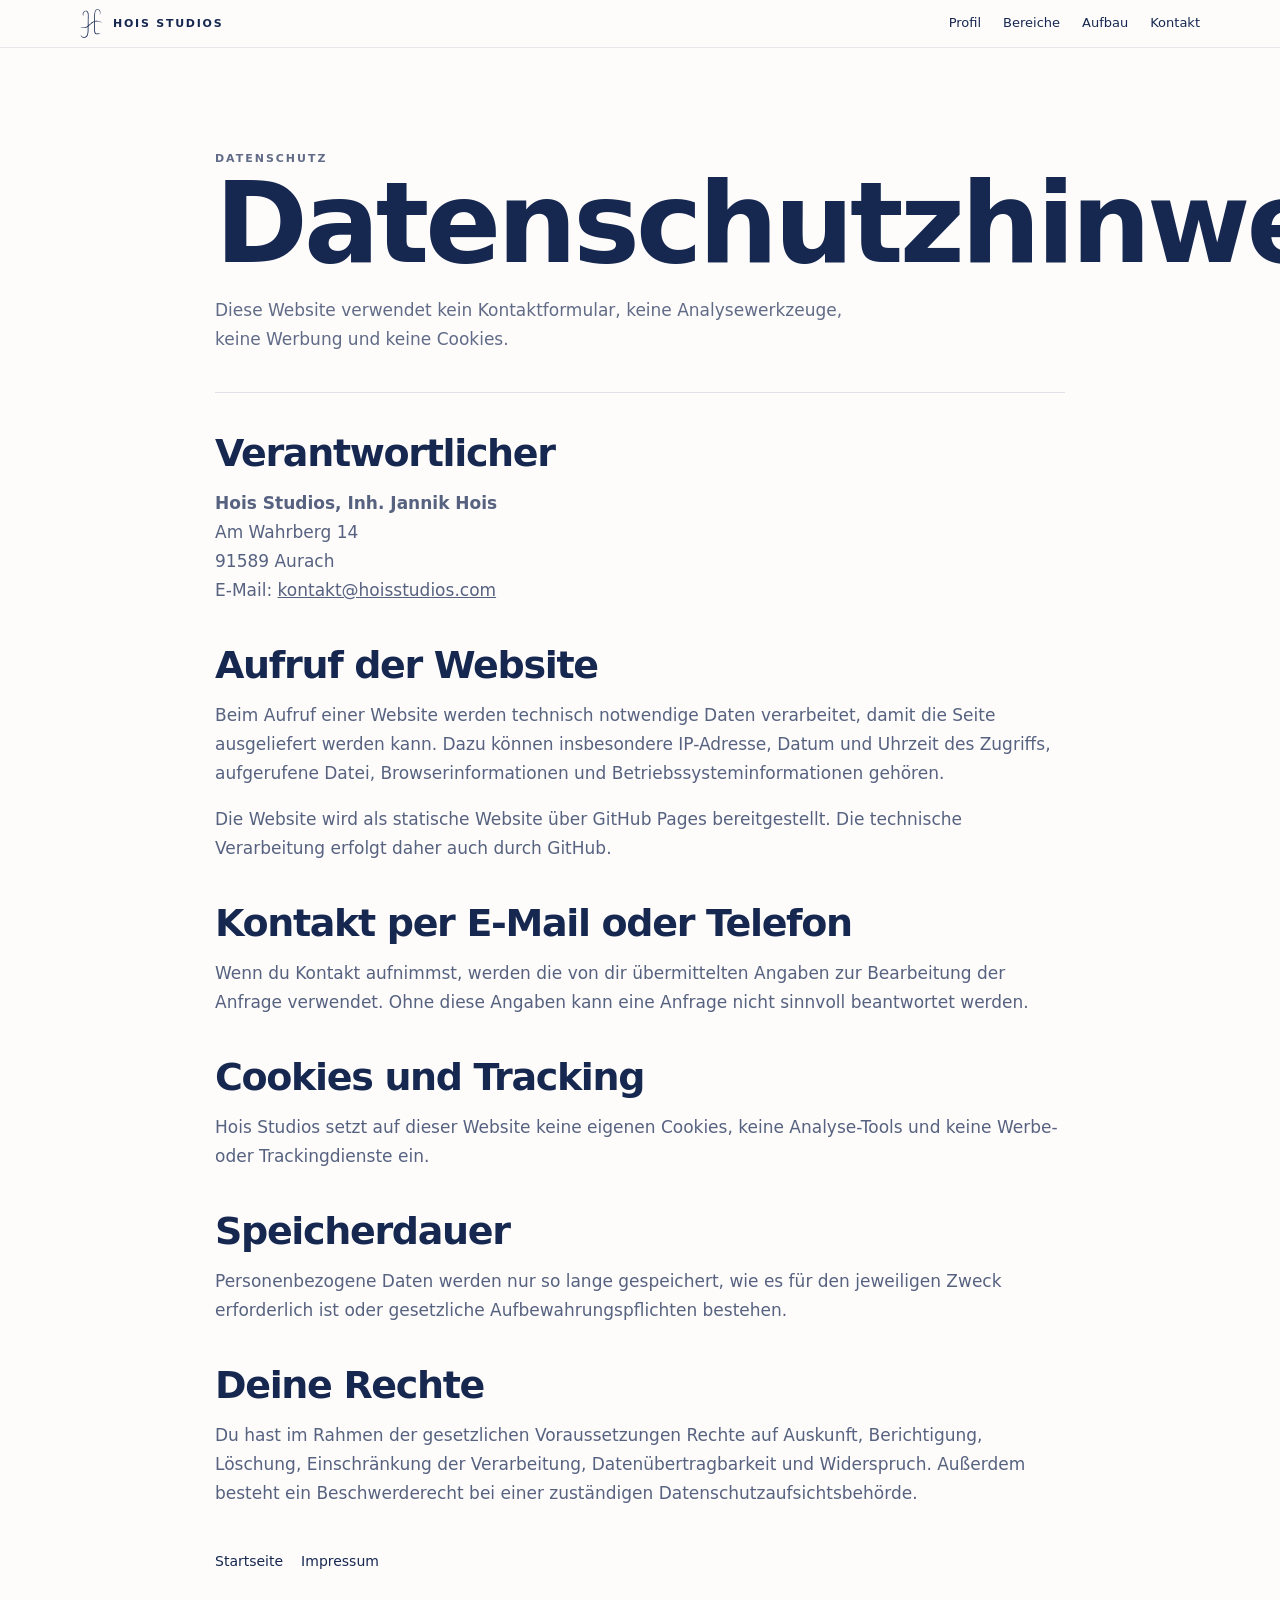
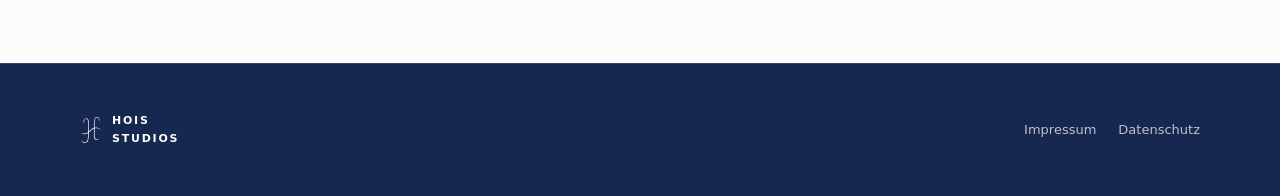
<file: datenschutz.html>
<!doctype html>
<html lang="de">
<head>
<meta charset="utf-8">
<meta name="viewport" content="width=device-width, initial-scale=1">
<meta name="theme-color" content="#162750">
<link rel="icon" href="favicon.ico" sizes="any">
<link rel="icon" href="favicon.svg" type="image/svg+xml">
<link rel="icon" href="favicon.png" type="image/png">
<link rel="apple-touch-icon" href="apple-touch-icon.png">
<meta name="theme-color" content="#162750">
<style>
:root {
  --color-white: #FDFCFB;
  --color-indigo: #162750;
  --color-blue-light: #DCE7F2;
  --color-dust: #C9C2B6;
  --font-heading: "Manrope", ui-sans-serif, system-ui, -apple-system, BlinkMacSystemFont, "Segoe UI", sans-serif;
  --font-body: "Inter", ui-sans-serif, system-ui, -apple-system, BlinkMacSystemFont, "Segoe UI", sans-serif;
  --page: min(1120px, calc(100vw - 40px));
  --ease: cubic-bezier(.22, 1, .36, 1);
}
* { box-sizing: border-box; }
html { scroll-behavior: smooth; background: var(--color-white); }
body {
  margin: 0;
  color: var(--color-indigo);
  background: var(--color-white);
  font-family: var(--font-body);
  font-size: 17px;
  line-height: 1.7;
  -webkit-font-smoothing: antialiased;
  text-rendering: optimizeLegibility;
}
a { color: inherit; }
img, svg { display: block; max-width: 100%; }
::selection { background: var(--color-blue-light); color: var(--color-indigo); }
.skip-link {
  position: fixed;
  z-index: 999;
  left: 16px;
  top: 16px;
  transform: translateY(-160%);
  padding: 8px 12px;
  border-radius: 999px;
  background: var(--color-indigo);
  color: var(--color-white);
}
.skip-link:focus { transform: translateY(0); }
.site-header {
  position: fixed;
  z-index: 80;
  top: 0;
  left: 0;
  right: 0;
  padding: 14px 20px;
  border-bottom: 1px solid transparent;
  transition: background .35s var(--ease), border-color .35s var(--ease), padding .35s var(--ease);
}
.site-header.scrolled, .legal-page .site-header {
  background: rgba(253,252,251,.91);
  backdrop-filter: blur(18px);
  border-bottom-color: rgba(22,39,80,.10);
  padding-block: 9px;
}
.nav-wrap {
  width: var(--page);
  margin: 0 auto;
  display: flex;
  align-items: center;
  justify-content: space-between;
  gap: 18px;
}
.brand {
  display: inline-flex;
  align-items: center;
  gap: 11px;
  color: var(--color-indigo);
  text-decoration: none;
  font-family: var(--font-heading);
  font-weight: 760;
  text-transform: uppercase;
  letter-spacing: .16em;
  font-size: 11px;
  line-height: 1;
  white-space: nowrap;
}
.home:not(.nav-open) .site-header:not(.scrolled) .brand,
.home:not(.nav-open) .site-header:not(.scrolled) .nav a,
.home:not(.nav-open) .site-header:not(.scrolled) .menu-button { color: var(--color-white); }
.logo { width: 22px; height: 29px; color: currentColor; flex: 0 0 22px; }
.logo path { fill: currentColor; }
.mark-draw path {
  fill: transparent;
  stroke: currentColor;
  stroke-width: 1.5;
  stroke-linecap: round;
  stroke-linejoin: round;
  stroke-dasharray: 1;
  stroke-dashoffset: 1;
  animation: draw 1.55s var(--ease) .18s forwards, fillmark .6s ease 1.15s forwards;
}
.nav {
  display: flex;
  align-items: center;
  gap: 22px;
  font-size: 13px;
}
.nav a, .footer-links a, .legal-links a {
  text-decoration: none;
  position: relative;
}
.nav a::after, .footer-links a::after, .legal-links a::after {
  content: "";
  position: absolute;
  height: 1px;
  left: 0;
  right: 0;
  bottom: -6px;
  background: currentColor;
  transform: scaleX(0);
  transform-origin: right;
  transition: transform .35s var(--ease);
}
.nav a:hover::after, .footer-links a:hover::after, .legal-links a:hover::after {
  transform: scaleX(1);
  transform-origin: left;
}
.menu-button {
  display: none;
  width: 38px;
  height: 38px;
  border: 1px solid currentColor;
  border-radius: 999px;
  color: var(--color-indigo);
  background: transparent;
  padding: 0;
}
.menu-button span {
  display: block;
  width: 15px;
  height: 1px;
  margin: 5px auto;
  background: currentColor;
  transition: transform .25s var(--ease);
}
.nav-open .menu-button span:first-child { transform: translateY(3px) rotate(42deg); }
.nav-open .menu-button span:last-child { transform: translateY(-3px) rotate(-42deg); }
.progress {
  position: fixed;
  z-index: 90;
  top: 0;
  left: 0;
  width: var(--progress, 0%);
  height: 2px;
  background: var(--color-dust);
}
.hero {
  min-height: 92svh;
  position: relative;
  overflow: hidden;
  display: grid;
  align-items: center;
  padding: 122px 20px 82px;
  background: var(--color-indigo);
  color: var(--color-white);
}
.hero::before {
  content: "";
  position: absolute;
  inset: auto -18vw -38vw auto;
  width: 66vw;
  height: 66vw;
  border-radius: 50%;
  background: radial-gradient(circle, rgba(220,231,242,.17), transparent 64%);
}
.hero::after {
  content: "";
  position: absolute;
  inset: 0;
  background:
    linear-gradient(90deg, rgba(253,252,251,.045) 1px, transparent 1px),
    linear-gradient(0deg, rgba(253,252,251,.028) 1px, transparent 1px);
  background-size: 92px 92px;
  mask-image: radial-gradient(circle at 24% 24%, black, transparent 72%);
}
.line-field {
  position: absolute;
  inset: 0;
  opacity: .55;
  pointer-events: none;
}
.line-field path {
  fill: none;
  stroke: rgba(201,194,182,.36);
  stroke-width: 1;
  vector-effect: non-scaling-stroke;
  stroke-dasharray: 9 20;
  animation: line 34s linear infinite;
}
.line-field path:nth-child(2) { stroke: rgba(220,231,242,.24); animation-duration: 44s; animation-direction: reverse; }
.line-field path:nth-child(3) { stroke: rgba(253,252,251,.16); animation-duration: 54s; }
.hero-inner {
  position: relative;
  z-index: 2;
  width: var(--page);
  margin: 0 auto;
  display: grid;
  grid-template-columns: minmax(0, 1fr) 260px;
  gap: clamp(34px, 8vw, 90px);
  align-items: end;
}
.hero-mark { width: 48px; height: 63px; margin-bottom: 26px; color: var(--color-white); }
.hero-mark .logo { width: 48px; height: 63px; flex-basis: 48px; }
.kicker, .eyebrow {
  margin: 0 0 14px;
  font-family: var(--font-heading);
  font-size: 11px;
  font-weight: 680;
  letter-spacing: .18em;
  text-transform: uppercase;
}
.kicker { color: rgba(253,252,251,.72); }
h1, h2, h3 {
  margin: 0;
  font-family: var(--font-heading);
  letter-spacing: -.035em;
  line-height: .98;
  text-wrap: balance;
}
h1 {
  max-width: 810px;
  font-size: clamp(48px, 8.8vw, 112px);
  font-weight: 680;
}
h2 {
  max-width: 790px;
  font-size: clamp(32px, 5.4vw, 72px);
  font-weight: 650;
}
h3 {
  font-size: clamp(20px, 2.4vw, 30px);
  font-weight: 640;
  line-height: 1.08;
}
.hero-text {
  max-width: 610px;
  margin: 28px 0 0;
  color: rgba(253,252,251,.78);
  font-size: clamp(17px, 1.45vw, 20px);
}
.hero-actions {
  display: flex;
  flex-wrap: wrap;
  gap: 14px;
  align-items: center;
  margin-top: 34px;
}
.button-link, .text-link {
  display: inline-flex;
  align-items: center;
  min-height: 42px;
  text-decoration: none;
  font-size: 14px;
}
.button-link {
  padding: 10px 18px;
  border: 1px solid rgba(253,252,251,.45);
  border-radius: 999px;
  background: rgba(253,252,251,.05);
  transition: transform .25s var(--ease), background .25s var(--ease), border-color .25s var(--ease);
}
.button-link:hover { transform: translateY(-2px); background: rgba(253,252,251,.10); border-color: rgba(253,252,251,.72); }
.text-link { color: rgba(253,252,251,.72); }
.hero-note {
  border-left: 1px solid rgba(201,194,182,.58);
  padding-left: 22px;
  max-width: 260px;
}
.hero-note span {
  display: block;
  color: rgba(253,252,251,.62);
  font-size: 12px;
  margin-bottom: 10px;
}
.hero-note strong {
  display: block;
  font-family: var(--font-heading);
  font-size: 22px;
  line-height: 1.12;
  letter-spacing: -.025em;
}
.hero-note p { margin: 12px 0 0; color: rgba(253,252,251,.66); font-size: 14px; line-height: 1.55; }
.section {
  width: var(--page);
  margin: 0 auto;
  padding: clamp(82px, 11vw, 146px) 0;
  border-bottom: 1px solid rgba(22,39,80,.10);
}
.section-grid {
  display: grid;
  grid-template-columns: 170px minmax(0,1fr);
  gap: clamp(34px, 7vw, 82px);
}
.section-label {
  position: sticky;
  top: 96px;
  align-self: start;
  font-family: var(--font-heading);
  font-size: 11px;
  font-weight: 720;
  letter-spacing: .18em;
  text-transform: uppercase;
  color: rgba(22,39,80,.55);
}
.lead {
  max-width: 730px;
  margin: 24px 0 0;
  font-size: clamp(18px, 1.7vw, 22px);
  line-height: 1.65;
  color: rgba(22,39,80,.76);
}
.copy-cols {
  display: grid;
  grid-template-columns: repeat(2, minmax(0, 1fr));
  gap: 28px;
  margin-top: 38px;
  color: rgba(22,39,80,.72);
}
.area-list {
  display: grid;
  gap: 14px;
  margin-top: 42px;
}
.area-card {
  position: relative;
  overflow: hidden;
  display: grid;
  grid-template-columns: 92px minmax(0, 1fr);
  gap: 28px;
  padding: 30px;
  border: 1px solid rgba(22,39,80,.10);
  background: rgba(220,231,242,.38);
  transition: transform .35s var(--ease), background .35s var(--ease), border-color .35s var(--ease);
}
.area-card:nth-child(even) { background: rgba(253,252,251,.8); }
.area-card:hover { transform: translateY(-4px); border-color: rgba(22,39,80,.22); background: rgba(220,231,242,.52); }
.area-number {
  font-family: var(--font-heading);
  font-size: 12px;
  font-weight: 720;
  color: rgba(22,39,80,.48);
}
.area-card p { margin: 14px 0 0; color: rgba(22,39,80,.70); max-width: 760px; }
.brand-build {
  position: relative;
  padding: 0;
  overflow: hidden;
  background: var(--color-blue-light);
  border-bottom: 0;
}
.brand-build-inner {
  width: var(--page);
  margin: 0 auto;
  padding: clamp(86px, 11vw, 150px) 0;
  display: grid;
  grid-template-columns: minmax(0, 1fr) 300px;
  gap: clamp(34px, 7vw, 86px);
  align-items: end;
}
.brand-build .lead { color: rgba(22,39,80,.74); }
.orbit {
  aspect-ratio: 1;
  border: 1px solid rgba(22,39,80,.16);
  border-radius: 50%;
  display: grid;
  place-items: center;
  position: relative;
}
.orbit::before, .orbit::after {
  content: "";
  position: absolute;
  border-radius: 50%;
  border: 1px solid rgba(22,39,80,.12);
}
.orbit::before { inset: 44px; }
.orbit::after { inset: 88px; background: rgba(253,252,251,.34); }
.orbit-dot {
  position: absolute;
  width: 8px;
  height: 8px;
  border-radius: 50%;
  background: var(--color-dust);
  animation: breathe 4s ease-in-out infinite;
}
.orbit-dot:nth-child(1) { top: 26px; left: 50%; }
.orbit-dot:nth-child(2) { right: 36px; top: 48%; animation-delay: .5s; }
.orbit-dot:nth-child(3) { bottom: 42px; left: 34%; animation-delay: 1s; }
.orbit .logo { width: 36px; height: 47px; z-index: 2; color: var(--color-indigo); }
.principles {
  display: grid;
  grid-template-columns: repeat(3, minmax(0, 1fr));
  gap: 14px;
  margin-top: 44px;
}
.principle {
  min-height: 185px;
  padding: 25px;
  border-top: 1px solid rgba(22,39,80,.18);
  background: linear-gradient(180deg, rgba(220,231,242,.45), rgba(253,252,251,.2));
}
.principle h3 { font-size: 22px; }
.principle p { margin: 14px 0 0; color: rgba(22,39,80,.68); font-size: 15px; line-height: 1.62; }
.contact {
  width: auto;
  max-width: none;
  margin: 0;
  padding: 0;
  border: 0;
  background: var(--color-indigo);
  color: var(--color-white);
}
.contact-inner {
  width: var(--page);
  margin: 0 auto;
  padding: clamp(86px, 11vw, 148px) 0;
  display: grid;
  grid-template-columns: minmax(0,1fr) 360px;
  gap: clamp(40px, 8vw, 92px);
}
.contact .section-label { position: static; color: rgba(253,252,251,.55); }
.contact h2 { color: var(--color-white); }
.contact p { color: rgba(253,252,251,.72); }
.contact-box {
  border-left: 1px solid rgba(201,194,182,.6);
  padding-left: 26px;
  align-self: end;
}
.contact-row { margin-bottom: 18px; }
.contact-row span {
  display: block;
  margin-bottom: 2px;
  color: rgba(253,252,251,.52);
  font-size: 12px;
  letter-spacing: .10em;
  text-transform: uppercase;
}
.contact-row a, .contact-row strong {
  color: var(--color-white);
  font-family: var(--font-heading);
  font-weight: 620;
  text-decoration: none;
}
.footer {
  background: var(--color-indigo);
  color: var(--color-white);
  border-top: 1px solid rgba(253,252,251,.13);
}
.footer-inner {
  width: var(--page);
  margin: 0 auto;
  min-height: 132px;
  display: flex;
  align-items: center;
  justify-content: space-between;
  gap: 26px;
}
.footer-brand {
  display: inline-flex;
  align-items: center;
  gap: 10px;
  font-family: var(--font-heading);
  font-size: 11px;
  letter-spacing: .16em;
  font-weight: 750;
  text-transform: uppercase;
}
.footer-brand .logo { width: 20px; height: 26px; }
.footer-links { display: flex; gap: 22px; font-size: 13px; color: rgba(253,252,251,.72); }
.legal-main {
  width: min(850px, calc(100vw - 40px));
  margin: 0 auto;
  padding: 132px 0 90px;
}
.legal-head { padding-bottom: 38px; border-bottom: 1px solid rgba(22,39,80,.12); }
.legal-head p { margin: 18px 0 0; color: rgba(22,39,80,.68); max-width: 660px; }
.legal-content { padding-top: 42px; }
.legal-content section { margin-bottom: 42px; }
.legal-content h2 {
  font-size: clamp(24px, 4vw, 38px);
  margin-bottom: 12px;
}
.legal-content h3 {
  font-size: 19px;
  margin: 28px 0 8px;
}
.legal-content p, .legal-content li { color: rgba(22,39,80,.72); }
.legal-content ul { padding-left: 20px; }
.legal-links {
  display: flex;
  gap: 18px;
  flex-wrap: wrap;
  margin-top: 34px;
  font-size: 14px;
}
.reveal {
  opacity: 0;
  transform: translateY(18px);
  transition: opacity .75s var(--ease), transform .75s var(--ease);
  transition-delay: var(--d, 0ms);
}
.reveal.visible { opacity: 1; transform: translateY(0); }
@keyframes draw { to { stroke-dashoffset: 0; } }
@keyframes fillmark { to { fill: currentColor; } }
@keyframes line { to { stroke-dashoffset: -420; } }
@keyframes breathe { 50% { transform: scale(1.7); opacity: .55; } }
@media (max-width: 880px) {
  :root { --page: min(100%, calc(100vw - 28px)); }
  body { font-size: 16px; }
  .site-header { padding: 12px 14px; }
  .brand { font-size: 10px; letter-spacing: .10em; }
  .logo { width: 20px; height: 26px; flex-basis: 20px; }
  .menu-button { display: block; }
  .nav {
    position: fixed;
    left: 14px;
    right: 14px;
    top: 62px;
    display: grid;
    gap: 0;
    padding: 10px;
    border: 1px solid rgba(22,39,80,.10);
    border-radius: 22px;
    background: rgba(253,252,251,.96);
    color: var(--color-indigo) !important;
    box-shadow: 0 26px 70px rgba(22,39,80,.14);
    opacity: 0;
    pointer-events: none;
    transform: translateY(-8px);
    transition: opacity .22s var(--ease), transform .22s var(--ease);
  }
  .nav-open .nav { opacity: 1; pointer-events: auto; transform: translateY(0); }
  .nav a { padding: 14px 12px; font-size: 15px; }
  .hero { min-height: auto; padding: 104px 14px 70px; }
  .hero-inner, .section-grid, .brand-build-inner, .contact-inner {
    grid-template-columns: 1fr;
  }
  .hero-mark, .hero-mark .logo { width: 42px; height: 55px; }
  .hero-note { max-width: none; margin-top: 10px; }
  h1 { font-size: clamp(42px, 13vw, 78px); }
  .section { padding: 74px 0; }
  .section-label { position: static; }
  .copy-cols, .principles { grid-template-columns: 1fr; }
  .area-card { grid-template-columns: 1fr; gap: 12px; padding: 24px; }
  .brand-build-inner, .contact-inner { padding: 74px 0; }
  .orbit { max-width: 260px; }
  .contact-box { padding-left: 20px; }
  .footer-inner { min-height: 140px; align-items: flex-start; justify-content: center; flex-direction: column; padding: 26px 0; }
  .footer-links { flex-wrap: wrap; }
}
@media (prefers-reduced-motion: reduce) {
  *, *::before, *::after { animation: none !important; transition: none !important; scroll-behavior: auto !important; }
  .reveal { opacity: 1; transform: none; }
  .mark-draw path { fill: currentColor; stroke-dashoffset: 0; }
}
</style>
<title>Datenschutz · Hois Studios</title>
<meta name="description" content="Datenschutzhinweise von Hois Studios.">
</head>
<body class="legal-page">
<a class="skip-link" href="#main">Zum Inhalt springen</a>
<div class="progress" aria-hidden="true"></div>
<header class="site-header">
  <div class="nav-wrap">
    <a class="brand" href="index.html" aria-label="Hois Studios Startseite"><svg class="logo" viewBox="0 0 104.36 135.7" aria-hidden="true" focusable="false">
  <path d="M15.03,135.09c-2.66-.83-4.51-1.9-5.04-2.26-.55-.37-2.23-1.56-3.81-3.66-.63-.83-1.62-2.17-2.31-4.2-.57-1.7-.69-3.19-.7-4.2.37.89.91,2,1.68,3.2.95,1.49,1.86,2.49,2.12,2.77.76.82,2.29,2.46,4.82,3.73,1.17.59,3.93,1.99,7.54,1.62.5-.05.84-.1,1.31-.18,1.68-.29,5.31-.97,8.25-3.7.25-.23.56-.54.89-.92,4.2-4.33,5.7-12.12,6.16-18.16.12-2.12.24-4.24.36-6.37.06-2.95.12-5.9.19-8.85l.11-10.22c-.59.37-1.41.87-2.41,1.42-.92.5-3.32,1.8-6.06,2.74-1.24.42-4.83,1.58-9.65,1.63-4.75.05-8.6-1-11.13-1.92-.91-.42-1.87-.91-2.87-1.5-.55-.32-1.07-.65-1.56-.97l-2.79-2.12s-.09-.09-.13-.14c1.65.78,3.66,1.59,5.99,2.26,2.35.68,4.5,1.06,6.32,1.27l1.3.17c1.32.07,2.96.08,4.83-.11,1.12-.11,3.42-.41,6.2-1.27,4.25-1.32,7.27-3.24,9.6-4.74,1.04-.67,1.87-1.26,2.43-1.67l.05-2.55.16-14.15.19-13.55.12-9.54c.06-4.74.32-9.33.07-14.07-.18-3.43-.63-6.7-2.23-9.73-.37-.75-1.58-2.99-4.23-4.17-3.25-1.45-6.29-.23-7.1.09-5.16,2.03-6.81,7.91-7.25,9.47-1.63,5.79.39,10.73,1.15,12.36-1.18-1.03-4.13-3.91-4.74-8.38,0,0-.98-7.2,5.92-13.27,1.69-1.49,3.59-2.38,3.59-2.38,0,0,.21-.1.43-.19,6.15-2.48,10.47-.2,10.47-.2,1.52.8,2.47,1.86,3.2,2.67,1.32,1.47,2.1,2.94,2.55,3.97.24.55.45,1.12.62,1.71.84,2.86,1.2,5.72,1.21,8.74v13.61s-.17,22.01-.17,22.01c-.02,4.76-.04,9.52-.05,14.28.42-.34,1.06-.87,1.83-1.52,4.81-4.05,5.41-5.05,8.79-7.83,3.39-2.79,5.92-4.32,6.81-4.9,1.66-1.07,3.04-1.71,3.57-1.97,2.22-1.1,4.19-1.87,5.73-2.4.02-5.97.03-11.94.05-17.91,0-3.65.09-6.65.18-8.69,0,0,.71-15.92,4.38-22.84,1.05-1.98,2.47-3.52,2.47-3.52.32-.4,1.32-1.43,2.5-2.21,3.47-2.3,8.58-2.2,12.31-.17,1.01.55,1.76,1.15,2.24,1.58.94.94,1.93,1.86,2.57,3.01l1.11,1.97c2.56,4.56,2.42,13.62-1.47,18.06.84-2.52,2.86-9.76-.71-16.53-.66-1.24-1.42-2.31-2.21-3.23-.52-.62-1.36-1.47-2.58-2.19-2.58-1.52-6.46-2.19-9.37-.45-1.31.78-2.21,1.93-2.61,2.43-.82,1.04-1.32,2.04-1.69,2.91-2.19,5.21-2.79,11.93-2.79,11.93-.11,1.27-.37,4.32-.56,11.27-.04,1.62-.16,6.32-.14,13.1.01,4.16.07,7.64.12,10.14,3.41-.74,6.28-.83,8.31-.83,0,0,9.45.15,17.85,4.97,1.31.75,2.47,1.58,2.47,1.58,1,.71,1.81,1.39,2.44,1.95.71.64,1.41,1.29,2.12,1.93-1.1-.55-2.2-1.1-3.3-1.65-2.01-1.14-3.73-1.9-4.88-2.36,0,0-9.57-3.85-19.78-2.62-1.23.15-2.37.4-2.37.4-1.07.23-2.03.52-2.88.82-.06,15.61.04,28.8.02,39.57,0,3.74-.03,11.18,4.63,14.46,2.01,1.41,4.36,1.74,5.72,1.85,5.11.42,9.7-1.46,11.82-2.46,1.04-.48,2.08-.97,3.12-1.45l-2.22,1.85-3.75,2.55c-4.66,2.98-9.7,3.86-13.31,2.75-2.91-.89-4.97-2.74-4.97-2.74s-1.18-1.06-2.15-2.53c-2.84-4.3-2.79-10.74-2.76-12.07l-.07-6.57.13-33.88c-.11.05-.27.12-.47.2-1.66.72-7.52,3.37-14.8,9.52-2.26,1.91-5.02,4.46-7.8,7.03-.18.16-.89.83-1.88,1.71-.82.74-1.49,1.32-1.92,1.69.02,1.28.03,3.26.04,5.68,0,3.65-.12,9.59-.18,14.25-.11,8.56-1.06,21.53-6.8,27.9-.37.48-.91,1.12-1.62,1.8-3.13,2.99-6.64,3.9-7.93,4.23,0,0-4.51,1.39-8.95,0Z"/>
</svg><span>Hois Studios</span></a>
    <button class="menu-button" type="button" aria-label="Menü öffnen" aria-expanded="false"><span></span><span></span></button>
    <nav class="nav" aria-label="Hauptnavigation">
      <a href="index.html#profil">Profil</a>
      <a href="index.html#bereiche">Bereiche</a>
      <a href="index.html#aufbau">Aufbau</a>
      <a href="index.html#kontakt">Kontakt</a>
    </nav>
  </div>
</header>
<main id="main" class="legal-main">
  <header class="legal-head">
    <p class="eyebrow">Datenschutz</p>
    <h1>Datenschutzhinweise</h1>
    <p>Diese Website verwendet kein Kontaktformular, keine Analysewerkzeuge, keine Werbung und keine Cookies.</p>
  </header>
  <div class="legal-content">
    <section>
      <h2>Verantwortlicher</h2>
      <p><strong>Hois Studios, Inh. Jannik Hois</strong><br>Am Wahrberg 14<br>91589 Aurach<br>E-Mail: <a href="mailto:kontakt@hoisstudios.com">kontakt@hoisstudios.com</a></p>
    </section>
    <section>
      <h2>Aufruf der Website</h2>
      <p>Beim Aufruf einer Website werden technisch notwendige Daten verarbeitet, damit die Seite ausgeliefert werden kann. Dazu können insbesondere IP-Adresse, Datum und Uhrzeit des Zugriffs, aufgerufene Datei, Browserinformationen und Betriebssysteminformationen gehören.</p>
      <p>Die Website wird als statische Website über GitHub Pages bereitgestellt. Die technische Verarbeitung erfolgt daher auch durch GitHub.</p>
    </section>
    <section>
      <h2>Kontakt per E-Mail oder Telefon</h2>
      <p>Wenn du Kontakt aufnimmst, werden die von dir übermittelten Angaben zur Bearbeitung der Anfrage verwendet. Ohne diese Angaben kann eine Anfrage nicht sinnvoll beantwortet werden.</p>
    </section>
    <section>
      <h2>Cookies und Tracking</h2>
      <p>Hois Studios setzt auf dieser Website keine eigenen Cookies, keine Analyse-Tools und keine Werbe- oder Trackingdienste ein.</p>
    </section>
    <section>
      <h2>Speicherdauer</h2>
      <p>Personenbezogene Daten werden nur so lange gespeichert, wie es für den jeweiligen Zweck erforderlich ist oder gesetzliche Aufbewahrungspflichten bestehen.</p>
    </section>
    <section>
      <h2>Deine Rechte</h2>
      <p>Du hast im Rahmen der gesetzlichen Voraussetzungen Rechte auf Auskunft, Berichtigung, Löschung, Einschränkung der Verarbeitung, Datenübertragbarkeit und Widerspruch. Außerdem besteht ein Beschwerderecht bei einer zuständigen Datenschutzaufsichtsbehörde.</p>
    </section>
    <nav class="legal-links" aria-label="Weitere Seiten"><a href="index.html">Startseite</a><a href="impressum.html">Impressum</a></nav>
  </div>
</main>
<footer class="footer">
  <div class="footer-inner">
    <div class="footer-brand"><svg class="logo" viewBox="0 0 104.36 135.7" aria-hidden="true" focusable="false">
  <path d="M15.03,135.09c-2.66-.83-4.51-1.9-5.04-2.26-.55-.37-2.23-1.56-3.81-3.66-.63-.83-1.62-2.17-2.31-4.2-.57-1.7-.69-3.19-.7-4.2.37.89.91,2,1.68,3.2.95,1.49,1.86,2.49,2.12,2.77.76.82,2.29,2.46,4.82,3.73,1.17.59,3.93,1.99,7.54,1.62.5-.05.84-.1,1.31-.18,1.68-.29,5.31-.97,8.25-3.7.25-.23.56-.54.89-.92,4.2-4.33,5.7-12.12,6.16-18.16.12-2.12.24-4.24.36-6.37.06-2.95.12-5.9.19-8.85l.11-10.22c-.59.37-1.41.87-2.41,1.42-.92.5-3.32,1.8-6.06,2.74-1.24.42-4.83,1.58-9.65,1.63-4.75.05-8.6-1-11.13-1.92-.91-.42-1.87-.91-2.87-1.5-.55-.32-1.07-.65-1.56-.97l-2.79-2.12s-.09-.09-.13-.14c1.65.78,3.66,1.59,5.99,2.26,2.35.68,4.5,1.06,6.32,1.27l1.3.17c1.32.07,2.96.08,4.83-.11,1.12-.11,3.42-.41,6.2-1.27,4.25-1.32,7.27-3.24,9.6-4.74,1.04-.67,1.87-1.26,2.43-1.67l.05-2.55.16-14.15.19-13.55.12-9.54c.06-4.74.32-9.33.07-14.07-.18-3.43-.63-6.7-2.23-9.73-.37-.75-1.58-2.99-4.23-4.17-3.25-1.45-6.29-.23-7.1.09-5.16,2.03-6.81,7.91-7.25,9.47-1.63,5.79.39,10.73,1.15,12.36-1.18-1.03-4.13-3.91-4.74-8.38,0,0-.98-7.2,5.92-13.27,1.69-1.49,3.59-2.38,3.59-2.38,0,0,.21-.1.43-.19,6.15-2.48,10.47-.2,10.47-.2,1.52.8,2.47,1.86,3.2,2.67,1.32,1.47,2.1,2.94,2.55,3.97.24.55.45,1.12.62,1.71.84,2.86,1.2,5.72,1.21,8.74v13.61s-.17,22.01-.17,22.01c-.02,4.76-.04,9.52-.05,14.28.42-.34,1.06-.87,1.83-1.52,4.81-4.05,5.41-5.05,8.79-7.83,3.39-2.79,5.92-4.32,6.81-4.9,1.66-1.07,3.04-1.71,3.57-1.97,2.22-1.1,4.19-1.87,5.73-2.4.02-5.97.03-11.94.05-17.91,0-3.65.09-6.65.18-8.69,0,0,.71-15.92,4.38-22.84,1.05-1.98,2.47-3.52,2.47-3.52.32-.4,1.32-1.43,2.5-2.21,3.47-2.3,8.58-2.2,12.31-.17,1.01.55,1.76,1.15,2.24,1.58.94.94,1.93,1.86,2.57,3.01l1.11,1.97c2.56,4.56,2.42,13.62-1.47,18.06.84-2.52,2.86-9.76-.71-16.53-.66-1.24-1.42-2.31-2.21-3.23-.52-.62-1.36-1.47-2.58-2.19-2.58-1.52-6.46-2.19-9.37-.45-1.31.78-2.21,1.93-2.61,2.43-.82,1.04-1.32,2.04-1.69,2.91-2.19,5.21-2.79,11.93-2.79,11.93-.11,1.27-.37,4.32-.56,11.27-.04,1.62-.16,6.32-.14,13.1.01,4.16.07,7.64.12,10.14,3.41-.74,6.28-.83,8.31-.83,0,0,9.45.15,17.85,4.97,1.31.75,2.47,1.58,2.47,1.58,1,.71,1.81,1.39,2.44,1.95.71.64,1.41,1.29,2.12,1.93-1.1-.55-2.2-1.1-3.3-1.65-2.01-1.14-3.73-1.9-4.88-2.36,0,0-9.57-3.85-19.78-2.62-1.23.15-2.37.4-2.37.4-1.07.23-2.03.52-2.88.82-.06,15.61.04,28.8.02,39.57,0,3.74-.03,11.18,4.63,14.46,2.01,1.41,4.36,1.74,5.72,1.85,5.11.42,9.7-1.46,11.82-2.46,1.04-.48,2.08-.97,3.12-1.45l-2.22,1.85-3.75,2.55c-4.66,2.98-9.7,3.86-13.31,2.75-2.91-.89-4.97-2.74-4.97-2.74s-1.18-1.06-2.15-2.53c-2.84-4.3-2.79-10.74-2.76-12.07l-.07-6.57.13-33.88c-.11.05-.27.12-.47.2-1.66.72-7.52,3.37-14.8,9.52-2.26,1.91-5.02,4.46-7.8,7.03-.18.16-.89.83-1.88,1.71-.82.74-1.49,1.32-1.92,1.69.02,1.28.03,3.26.04,5.68,0,3.65-.12,9.59-.18,14.25-.11,8.56-1.06,21.53-6.8,27.9-.37.48-.91,1.12-1.62,1.8-3.13,2.99-6.64,3.9-7.93,4.23,0,0-4.51,1.39-8.95,0Z"/>
</svg><span>Hois Studios</span></div>
    <nav class="footer-links" aria-label="Rechtliches">
      <a href="impressum.html">Impressum</a>
      <a href="datenschutz.html">Datenschutz</a>
    </nav>
  </div>
</footer>
<script>
(function(){
  const body = document.body;
  const header = document.querySelector('.site-header');
  const menuButton = document.querySelector('.menu-button');
  const progress = () => {
    const y = window.scrollY || document.documentElement.scrollTop;
    const max = Math.max(1, document.documentElement.scrollHeight - window.innerHeight);
    document.documentElement.style.setProperty('--progress', Math.min(100, y / max * 100) + '%');
    if (header) header.classList.toggle('scrolled', y > 12);
  };
  progress();
  window.addEventListener('scroll', progress, { passive: true });

  if (menuButton) {
    menuButton.addEventListener('click', function(){
      const open = !body.classList.contains('nav-open');
      body.classList.toggle('nav-open', open);
      menuButton.setAttribute('aria-expanded', String(open));
    });
    document.querySelectorAll('.nav a').forEach(function(a){
      a.addEventListener('click', function(){
        body.classList.remove('nav-open');
        menuButton.setAttribute('aria-expanded', 'false');
      });
    });
  }

  const items = document.querySelectorAll('.reveal');
  if (!('IntersectionObserver' in window)) {
    items.forEach(el => el.classList.add('visible'));
    return;
  }
  const io = new IntersectionObserver((entries) => {
    entries.forEach(entry => {
      if (entry.isIntersecting) {
        entry.target.classList.add('visible');
        io.unobserve(entry.target);
      }
    });
  }, { threshold: .13, rootMargin: '0px 0px -8% 0px' });
  items.forEach((el, i) => {
    if (i < 8) el.style.setProperty('--d', Math.min(i * 55, 240) + 'ms');
    io.observe(el);
  });
})();
</script>
</body>
</html>
</file>
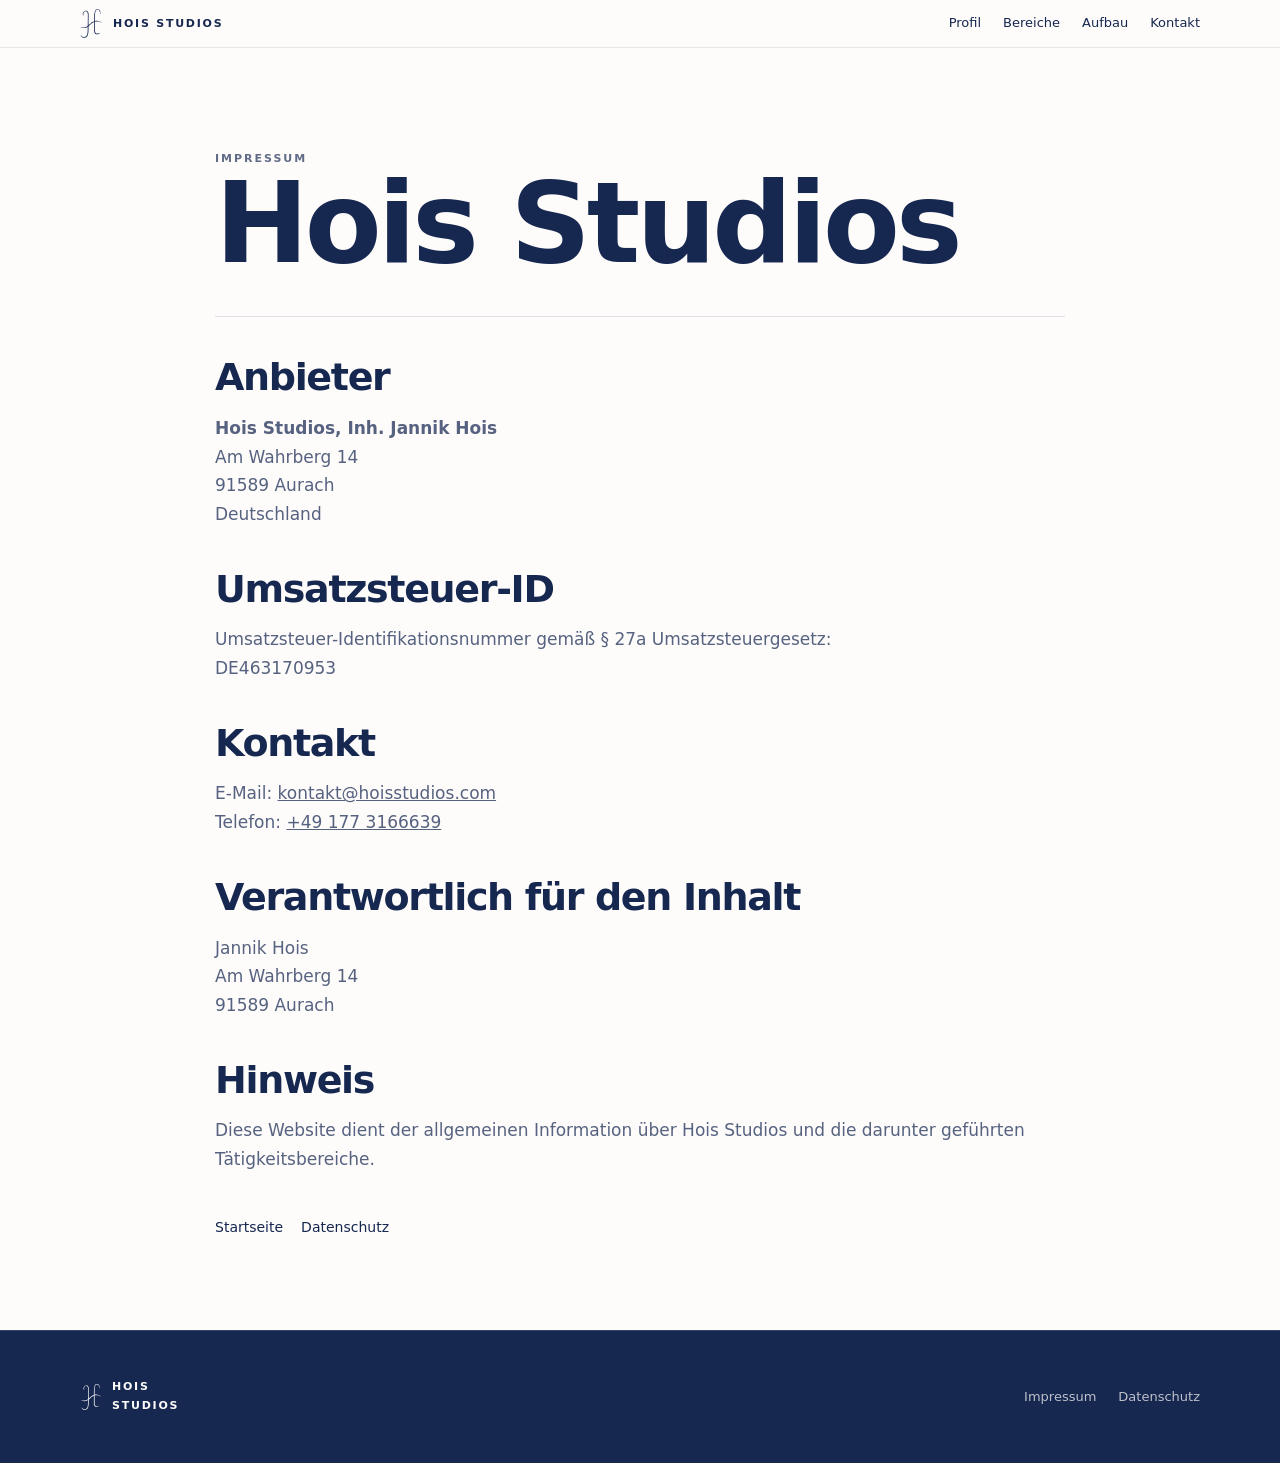
<file: impressum.html>
<!doctype html>
<html lang="de">
<head>
<meta charset="utf-8">
<meta name="viewport" content="width=device-width, initial-scale=1">
<meta name="theme-color" content="#162750">
<link rel="icon" href="favicon.ico" sizes="any">
<link rel="icon" href="favicon.svg" type="image/svg+xml">
<link rel="icon" href="favicon.png" type="image/png">
<link rel="apple-touch-icon" href="apple-touch-icon.png">
<meta name="theme-color" content="#162750">
<style>
:root {
  --color-white: #FDFCFB;
  --color-indigo: #162750;
  --color-blue-light: #DCE7F2;
  --color-dust: #C9C2B6;
  --font-heading: "Manrope", ui-sans-serif, system-ui, -apple-system, BlinkMacSystemFont, "Segoe UI", sans-serif;
  --font-body: "Inter", ui-sans-serif, system-ui, -apple-system, BlinkMacSystemFont, "Segoe UI", sans-serif;
  --page: min(1120px, calc(100vw - 40px));
  --ease: cubic-bezier(.22, 1, .36, 1);
}
* { box-sizing: border-box; }
html { scroll-behavior: smooth; background: var(--color-white); }
body {
  margin: 0;
  color: var(--color-indigo);
  background: var(--color-white);
  font-family: var(--font-body);
  font-size: 17px;
  line-height: 1.7;
  -webkit-font-smoothing: antialiased;
  text-rendering: optimizeLegibility;
}
a { color: inherit; }
img, svg { display: block; max-width: 100%; }
::selection { background: var(--color-blue-light); color: var(--color-indigo); }
.skip-link {
  position: fixed;
  z-index: 999;
  left: 16px;
  top: 16px;
  transform: translateY(-160%);
  padding: 8px 12px;
  border-radius: 999px;
  background: var(--color-indigo);
  color: var(--color-white);
}
.skip-link:focus { transform: translateY(0); }
.site-header {
  position: fixed;
  z-index: 80;
  top: 0;
  left: 0;
  right: 0;
  padding: 14px 20px;
  border-bottom: 1px solid transparent;
  transition: background .35s var(--ease), border-color .35s var(--ease), padding .35s var(--ease);
}
.site-header.scrolled, .legal-page .site-header {
  background: rgba(253,252,251,.91);
  backdrop-filter: blur(18px);
  border-bottom-color: rgba(22,39,80,.10);
  padding-block: 9px;
}
.nav-wrap {
  width: var(--page);
  margin: 0 auto;
  display: flex;
  align-items: center;
  justify-content: space-between;
  gap: 18px;
}
.brand {
  display: inline-flex;
  align-items: center;
  gap: 11px;
  color: var(--color-indigo);
  text-decoration: none;
  font-family: var(--font-heading);
  font-weight: 760;
  text-transform: uppercase;
  letter-spacing: .16em;
  font-size: 11px;
  line-height: 1;
  white-space: nowrap;
}
.home:not(.nav-open) .site-header:not(.scrolled) .brand,
.home:not(.nav-open) .site-header:not(.scrolled) .nav a,
.home:not(.nav-open) .site-header:not(.scrolled) .menu-button { color: var(--color-white); }
.logo { width: 22px; height: 29px; color: currentColor; flex: 0 0 22px; }
.logo path { fill: currentColor; }
.mark-draw path {
  fill: transparent;
  stroke: currentColor;
  stroke-width: 1.5;
  stroke-linecap: round;
  stroke-linejoin: round;
  stroke-dasharray: 1;
  stroke-dashoffset: 1;
  animation: draw 1.55s var(--ease) .18s forwards, fillmark .6s ease 1.15s forwards;
}
.nav {
  display: flex;
  align-items: center;
  gap: 22px;
  font-size: 13px;
}
.nav a, .footer-links a, .legal-links a {
  text-decoration: none;
  position: relative;
}
.nav a::after, .footer-links a::after, .legal-links a::after {
  content: "";
  position: absolute;
  height: 1px;
  left: 0;
  right: 0;
  bottom: -6px;
  background: currentColor;
  transform: scaleX(0);
  transform-origin: right;
  transition: transform .35s var(--ease);
}
.nav a:hover::after, .footer-links a:hover::after, .legal-links a:hover::after {
  transform: scaleX(1);
  transform-origin: left;
}
.menu-button {
  display: none;
  width: 38px;
  height: 38px;
  border: 1px solid currentColor;
  border-radius: 999px;
  color: var(--color-indigo);
  background: transparent;
  padding: 0;
}
.menu-button span {
  display: block;
  width: 15px;
  height: 1px;
  margin: 5px auto;
  background: currentColor;
  transition: transform .25s var(--ease);
}
.nav-open .menu-button span:first-child { transform: translateY(3px) rotate(42deg); }
.nav-open .menu-button span:last-child { transform: translateY(-3px) rotate(-42deg); }
.progress {
  position: fixed;
  z-index: 90;
  top: 0;
  left: 0;
  width: var(--progress, 0%);
  height: 2px;
  background: var(--color-dust);
}
.hero {
  min-height: 92svh;
  position: relative;
  overflow: hidden;
  display: grid;
  align-items: center;
  padding: 122px 20px 82px;
  background: var(--color-indigo);
  color: var(--color-white);
}
.hero::before {
  content: "";
  position: absolute;
  inset: auto -18vw -38vw auto;
  width: 66vw;
  height: 66vw;
  border-radius: 50%;
  background: radial-gradient(circle, rgba(220,231,242,.17), transparent 64%);
}
.hero::after {
  content: "";
  position: absolute;
  inset: 0;
  background:
    linear-gradient(90deg, rgba(253,252,251,.045) 1px, transparent 1px),
    linear-gradient(0deg, rgba(253,252,251,.028) 1px, transparent 1px);
  background-size: 92px 92px;
  mask-image: radial-gradient(circle at 24% 24%, black, transparent 72%);
}
.line-field {
  position: absolute;
  inset: 0;
  opacity: .55;
  pointer-events: none;
}
.line-field path {
  fill: none;
  stroke: rgba(201,194,182,.36);
  stroke-width: 1;
  vector-effect: non-scaling-stroke;
  stroke-dasharray: 9 20;
  animation: line 34s linear infinite;
}
.line-field path:nth-child(2) { stroke: rgba(220,231,242,.24); animation-duration: 44s; animation-direction: reverse; }
.line-field path:nth-child(3) { stroke: rgba(253,252,251,.16); animation-duration: 54s; }
.hero-inner {
  position: relative;
  z-index: 2;
  width: var(--page);
  margin: 0 auto;
  display: grid;
  grid-template-columns: minmax(0, 1fr) 260px;
  gap: clamp(34px, 8vw, 90px);
  align-items: end;
}
.hero-mark { width: 48px; height: 63px; margin-bottom: 26px; color: var(--color-white); }
.hero-mark .logo { width: 48px; height: 63px; flex-basis: 48px; }
.kicker, .eyebrow {
  margin: 0 0 14px;
  font-family: var(--font-heading);
  font-size: 11px;
  font-weight: 680;
  letter-spacing: .18em;
  text-transform: uppercase;
}
.kicker { color: rgba(253,252,251,.72); }
h1, h2, h3 {
  margin: 0;
  font-family: var(--font-heading);
  letter-spacing: -.035em;
  line-height: .98;
  text-wrap: balance;
}
h1 {
  max-width: 810px;
  font-size: clamp(48px, 8.8vw, 112px);
  font-weight: 680;
}
h2 {
  max-width: 790px;
  font-size: clamp(32px, 5.4vw, 72px);
  font-weight: 650;
}
h3 {
  font-size: clamp(20px, 2.4vw, 30px);
  font-weight: 640;
  line-height: 1.08;
}
.hero-text {
  max-width: 610px;
  margin: 28px 0 0;
  color: rgba(253,252,251,.78);
  font-size: clamp(17px, 1.45vw, 20px);
}
.hero-actions {
  display: flex;
  flex-wrap: wrap;
  gap: 14px;
  align-items: center;
  margin-top: 34px;
}
.button-link, .text-link {
  display: inline-flex;
  align-items: center;
  min-height: 42px;
  text-decoration: none;
  font-size: 14px;
}
.button-link {
  padding: 10px 18px;
  border: 1px solid rgba(253,252,251,.45);
  border-radius: 999px;
  background: rgba(253,252,251,.05);
  transition: transform .25s var(--ease), background .25s var(--ease), border-color .25s var(--ease);
}
.button-link:hover { transform: translateY(-2px); background: rgba(253,252,251,.10); border-color: rgba(253,252,251,.72); }
.text-link { color: rgba(253,252,251,.72); }
.hero-note {
  border-left: 1px solid rgba(201,194,182,.58);
  padding-left: 22px;
  max-width: 260px;
}
.hero-note span {
  display: block;
  color: rgba(253,252,251,.62);
  font-size: 12px;
  margin-bottom: 10px;
}
.hero-note strong {
  display: block;
  font-family: var(--font-heading);
  font-size: 22px;
  line-height: 1.12;
  letter-spacing: -.025em;
}
.hero-note p { margin: 12px 0 0; color: rgba(253,252,251,.66); font-size: 14px; line-height: 1.55; }
.section {
  width: var(--page);
  margin: 0 auto;
  padding: clamp(82px, 11vw, 146px) 0;
  border-bottom: 1px solid rgba(22,39,80,.10);
}
.section-grid {
  display: grid;
  grid-template-columns: 170px minmax(0,1fr);
  gap: clamp(34px, 7vw, 82px);
}
.section-label {
  position: sticky;
  top: 96px;
  align-self: start;
  font-family: var(--font-heading);
  font-size: 11px;
  font-weight: 720;
  letter-spacing: .18em;
  text-transform: uppercase;
  color: rgba(22,39,80,.55);
}
.lead {
  max-width: 730px;
  margin: 24px 0 0;
  font-size: clamp(18px, 1.7vw, 22px);
  line-height: 1.65;
  color: rgba(22,39,80,.76);
}
.copy-cols {
  display: grid;
  grid-template-columns: repeat(2, minmax(0, 1fr));
  gap: 28px;
  margin-top: 38px;
  color: rgba(22,39,80,.72);
}
.area-list {
  display: grid;
  gap: 14px;
  margin-top: 42px;
}
.area-card {
  position: relative;
  overflow: hidden;
  display: grid;
  grid-template-columns: 92px minmax(0, 1fr);
  gap: 28px;
  padding: 30px;
  border: 1px solid rgba(22,39,80,.10);
  background: rgba(220,231,242,.38);
  transition: transform .35s var(--ease), background .35s var(--ease), border-color .35s var(--ease);
}
.area-card:nth-child(even) { background: rgba(253,252,251,.8); }
.area-card:hover { transform: translateY(-4px); border-color: rgba(22,39,80,.22); background: rgba(220,231,242,.52); }
.area-number {
  font-family: var(--font-heading);
  font-size: 12px;
  font-weight: 720;
  color: rgba(22,39,80,.48);
}
.area-card p { margin: 14px 0 0; color: rgba(22,39,80,.70); max-width: 760px; }
.brand-build {
  position: relative;
  padding: 0;
  overflow: hidden;
  background: var(--color-blue-light);
  border-bottom: 0;
}
.brand-build-inner {
  width: var(--page);
  margin: 0 auto;
  padding: clamp(86px, 11vw, 150px) 0;
  display: grid;
  grid-template-columns: minmax(0, 1fr) 300px;
  gap: clamp(34px, 7vw, 86px);
  align-items: end;
}
.brand-build .lead { color: rgba(22,39,80,.74); }
.orbit {
  aspect-ratio: 1;
  border: 1px solid rgba(22,39,80,.16);
  border-radius: 50%;
  display: grid;
  place-items: center;
  position: relative;
}
.orbit::before, .orbit::after {
  content: "";
  position: absolute;
  border-radius: 50%;
  border: 1px solid rgba(22,39,80,.12);
}
.orbit::before { inset: 44px; }
.orbit::after { inset: 88px; background: rgba(253,252,251,.34); }
.orbit-dot {
  position: absolute;
  width: 8px;
  height: 8px;
  border-radius: 50%;
  background: var(--color-dust);
  animation: breathe 4s ease-in-out infinite;
}
.orbit-dot:nth-child(1) { top: 26px; left: 50%; }
.orbit-dot:nth-child(2) { right: 36px; top: 48%; animation-delay: .5s; }
.orbit-dot:nth-child(3) { bottom: 42px; left: 34%; animation-delay: 1s; }
.orbit .logo { width: 36px; height: 47px; z-index: 2; color: var(--color-indigo); }
.principles {
  display: grid;
  grid-template-columns: repeat(3, minmax(0, 1fr));
  gap: 14px;
  margin-top: 44px;
}
.principle {
  min-height: 185px;
  padding: 25px;
  border-top: 1px solid rgba(22,39,80,.18);
  background: linear-gradient(180deg, rgba(220,231,242,.45), rgba(253,252,251,.2));
}
.principle h3 { font-size: 22px; }
.principle p { margin: 14px 0 0; color: rgba(22,39,80,.68); font-size: 15px; line-height: 1.62; }
.contact {
  width: auto;
  max-width: none;
  margin: 0;
  padding: 0;
  border: 0;
  background: var(--color-indigo);
  color: var(--color-white);
}
.contact-inner {
  width: var(--page);
  margin: 0 auto;
  padding: clamp(86px, 11vw, 148px) 0;
  display: grid;
  grid-template-columns: minmax(0,1fr) 360px;
  gap: clamp(40px, 8vw, 92px);
}
.contact .section-label { position: static; color: rgba(253,252,251,.55); }
.contact h2 { color: var(--color-white); }
.contact p { color: rgba(253,252,251,.72); }
.contact-box {
  border-left: 1px solid rgba(201,194,182,.6);
  padding-left: 26px;
  align-self: end;
}
.contact-row { margin-bottom: 18px; }
.contact-row span {
  display: block;
  margin-bottom: 2px;
  color: rgba(253,252,251,.52);
  font-size: 12px;
  letter-spacing: .10em;
  text-transform: uppercase;
}
.contact-row a, .contact-row strong {
  color: var(--color-white);
  font-family: var(--font-heading);
  font-weight: 620;
  text-decoration: none;
}
.footer {
  background: var(--color-indigo);
  color: var(--color-white);
  border-top: 1px solid rgba(253,252,251,.13);
}
.footer-inner {
  width: var(--page);
  margin: 0 auto;
  min-height: 132px;
  display: flex;
  align-items: center;
  justify-content: space-between;
  gap: 26px;
}
.footer-brand {
  display: inline-flex;
  align-items: center;
  gap: 10px;
  font-family: var(--font-heading);
  font-size: 11px;
  letter-spacing: .16em;
  font-weight: 750;
  text-transform: uppercase;
}
.footer-brand .logo { width: 20px; height: 26px; }
.footer-links { display: flex; gap: 22px; font-size: 13px; color: rgba(253,252,251,.72); }
.legal-main {
  width: min(850px, calc(100vw - 40px));
  margin: 0 auto;
  padding: 132px 0 90px;
}
.legal-head { padding-bottom: 38px; border-bottom: 1px solid rgba(22,39,80,.12); }
.legal-head p { margin: 18px 0 0; color: rgba(22,39,80,.68); max-width: 660px; }
.legal-content { padding-top: 42px; }
.legal-content section { margin-bottom: 42px; }
.legal-content h2 {
  font-size: clamp(24px, 4vw, 38px);
  margin-bottom: 12px;
}
.legal-content h3 {
  font-size: 19px;
  margin: 28px 0 8px;
}
.legal-content p, .legal-content li { color: rgba(22,39,80,.72); }
.legal-content ul { padding-left: 20px; }
.legal-links {
  display: flex;
  gap: 18px;
  flex-wrap: wrap;
  margin-top: 34px;
  font-size: 14px;
}
.reveal {
  opacity: 0;
  transform: translateY(18px);
  transition: opacity .75s var(--ease), transform .75s var(--ease);
  transition-delay: var(--d, 0ms);
}
.reveal.visible { opacity: 1; transform: translateY(0); }
@keyframes draw { to { stroke-dashoffset: 0; } }
@keyframes fillmark { to { fill: currentColor; } }
@keyframes line { to { stroke-dashoffset: -420; } }
@keyframes breathe { 50% { transform: scale(1.7); opacity: .55; } }
@media (max-width: 880px) {
  :root { --page: min(100%, calc(100vw - 28px)); }
  body { font-size: 16px; }
  .site-header { padding: 12px 14px; }
  .brand { font-size: 10px; letter-spacing: .10em; }
  .logo { width: 20px; height: 26px; flex-basis: 20px; }
  .menu-button { display: block; }
  .nav {
    position: fixed;
    left: 14px;
    right: 14px;
    top: 62px;
    display: grid;
    gap: 0;
    padding: 10px;
    border: 1px solid rgba(22,39,80,.10);
    border-radius: 22px;
    background: rgba(253,252,251,.96);
    color: var(--color-indigo) !important;
    box-shadow: 0 26px 70px rgba(22,39,80,.14);
    opacity: 0;
    pointer-events: none;
    transform: translateY(-8px);
    transition: opacity .22s var(--ease), transform .22s var(--ease);
  }
  .nav-open .nav { opacity: 1; pointer-events: auto; transform: translateY(0); }
  .nav a { padding: 14px 12px; font-size: 15px; }
  .hero { min-height: auto; padding: 104px 14px 70px; }
  .hero-inner, .section-grid, .brand-build-inner, .contact-inner {
    grid-template-columns: 1fr;
  }
  .hero-mark, .hero-mark .logo { width: 42px; height: 55px; }
  .hero-note { max-width: none; margin-top: 10px; }
  h1 { font-size: clamp(42px, 13vw, 78px); }
  .section { padding: 74px 0; }
  .section-label { position: static; }
  .copy-cols, .principles { grid-template-columns: 1fr; }
  .area-card { grid-template-columns: 1fr; gap: 12px; padding: 24px; }
  .brand-build-inner, .contact-inner { padding: 74px 0; }
  .orbit { max-width: 260px; }
  .contact-box { padding-left: 20px; }
  .footer-inner { min-height: 140px; align-items: flex-start; justify-content: center; flex-direction: column; padding: 26px 0; }
  .footer-links { flex-wrap: wrap; }
}
@media (prefers-reduced-motion: reduce) {
  *, *::before, *::after { animation: none !important; transition: none !important; scroll-behavior: auto !important; }
  .reveal { opacity: 1; transform: none; }
  .mark-draw path { fill: currentColor; stroke-dashoffset: 0; }
}
</style>
<title>Impressum · Hois Studios</title>
<meta name="description" content="Impressum von Hois Studios, Inh. Jannik Hois.">
</head>
<body class="legal-page">
<a class="skip-link" href="#main">Zum Inhalt springen</a>
<div class="progress" aria-hidden="true"></div>
<header class="site-header">
  <div class="nav-wrap">
    <a class="brand" href="index.html" aria-label="Hois Studios Startseite"><svg class="logo" viewBox="0 0 104.36 135.7" aria-hidden="true" focusable="false">
  <path d="M15.03,135.09c-2.66-.83-4.51-1.9-5.04-2.26-.55-.37-2.23-1.56-3.81-3.66-.63-.83-1.62-2.17-2.31-4.2-.57-1.7-.69-3.19-.7-4.2.37.89.91,2,1.68,3.2.95,1.49,1.86,2.49,2.12,2.77.76.82,2.29,2.46,4.82,3.73,1.17.59,3.93,1.99,7.54,1.62.5-.05.84-.1,1.31-.18,1.68-.29,5.31-.97,8.25-3.7.25-.23.56-.54.89-.92,4.2-4.33,5.7-12.12,6.16-18.16.12-2.12.24-4.24.36-6.37.06-2.95.12-5.9.19-8.85l.11-10.22c-.59.37-1.41.87-2.41,1.42-.92.5-3.32,1.8-6.06,2.74-1.24.42-4.83,1.58-9.65,1.63-4.75.05-8.6-1-11.13-1.92-.91-.42-1.87-.91-2.87-1.5-.55-.32-1.07-.65-1.56-.97l-2.79-2.12s-.09-.09-.13-.14c1.65.78,3.66,1.59,5.99,2.26,2.35.68,4.5,1.06,6.32,1.27l1.3.17c1.32.07,2.96.08,4.83-.11,1.12-.11,3.42-.41,6.2-1.27,4.25-1.32,7.27-3.24,9.6-4.74,1.04-.67,1.87-1.26,2.43-1.67l.05-2.55.16-14.15.19-13.55.12-9.54c.06-4.74.32-9.33.07-14.07-.18-3.43-.63-6.7-2.23-9.73-.37-.75-1.58-2.99-4.23-4.17-3.25-1.45-6.29-.23-7.1.09-5.16,2.03-6.81,7.91-7.25,9.47-1.63,5.79.39,10.73,1.15,12.36-1.18-1.03-4.13-3.91-4.74-8.38,0,0-.98-7.2,5.92-13.27,1.69-1.49,3.59-2.38,3.59-2.38,0,0,.21-.1.43-.19,6.15-2.48,10.47-.2,10.47-.2,1.52.8,2.47,1.86,3.2,2.67,1.32,1.47,2.1,2.94,2.55,3.97.24.55.45,1.12.62,1.71.84,2.86,1.2,5.72,1.21,8.74v13.61s-.17,22.01-.17,22.01c-.02,4.76-.04,9.52-.05,14.28.42-.34,1.06-.87,1.83-1.52,4.81-4.05,5.41-5.05,8.79-7.83,3.39-2.79,5.92-4.32,6.81-4.9,1.66-1.07,3.04-1.71,3.57-1.97,2.22-1.1,4.19-1.87,5.73-2.4.02-5.97.03-11.94.05-17.91,0-3.65.09-6.65.18-8.69,0,0,.71-15.92,4.38-22.84,1.05-1.98,2.47-3.52,2.47-3.52.32-.4,1.32-1.43,2.5-2.21,3.47-2.3,8.58-2.2,12.31-.17,1.01.55,1.76,1.15,2.24,1.58.94.94,1.93,1.86,2.57,3.01l1.11,1.97c2.56,4.56,2.42,13.62-1.47,18.06.84-2.52,2.86-9.76-.71-16.53-.66-1.24-1.42-2.31-2.21-3.23-.52-.62-1.36-1.47-2.58-2.19-2.58-1.52-6.46-2.19-9.37-.45-1.31.78-2.21,1.93-2.61,2.43-.82,1.04-1.32,2.04-1.69,2.91-2.19,5.21-2.79,11.93-2.79,11.93-.11,1.27-.37,4.32-.56,11.27-.04,1.62-.16,6.32-.14,13.1.01,4.16.07,7.64.12,10.14,3.41-.74,6.28-.83,8.31-.83,0,0,9.45.15,17.85,4.97,1.31.75,2.47,1.58,2.47,1.58,1,.71,1.81,1.39,2.44,1.95.71.64,1.41,1.29,2.12,1.93-1.1-.55-2.2-1.1-3.3-1.65-2.01-1.14-3.73-1.9-4.88-2.36,0,0-9.57-3.85-19.78-2.62-1.23.15-2.37.4-2.37.4-1.07.23-2.03.52-2.88.82-.06,15.61.04,28.8.02,39.57,0,3.74-.03,11.18,4.63,14.46,2.01,1.41,4.36,1.74,5.72,1.85,5.11.42,9.7-1.46,11.82-2.46,1.04-.48,2.08-.97,3.12-1.45l-2.22,1.85-3.75,2.55c-4.66,2.98-9.7,3.86-13.31,2.75-2.91-.89-4.97-2.74-4.97-2.74s-1.18-1.06-2.15-2.53c-2.84-4.3-2.79-10.74-2.76-12.07l-.07-6.57.13-33.88c-.11.05-.27.12-.47.2-1.66.72-7.52,3.37-14.8,9.52-2.26,1.91-5.02,4.46-7.8,7.03-.18.16-.89.83-1.88,1.71-.82.74-1.49,1.32-1.92,1.69.02,1.28.03,3.26.04,5.68,0,3.65-.12,9.59-.18,14.25-.11,8.56-1.06,21.53-6.8,27.9-.37.48-.91,1.12-1.62,1.8-3.13,2.99-6.64,3.9-7.93,4.23,0,0-4.51,1.39-8.95,0Z"/>
</svg><span>Hois Studios</span></a>
    <button class="menu-button" type="button" aria-label="Menü öffnen" aria-expanded="false"><span></span><span></span></button>
    <nav class="nav" aria-label="Hauptnavigation">
      <a href="index.html#profil">Profil</a>
      <a href="index.html#bereiche">Bereiche</a>
      <a href="index.html#aufbau">Aufbau</a>
      <a href="index.html#kontakt">Kontakt</a>
    </nav>
  </div>
</header>
<main id="main" class="legal-main">
  <header class="legal-head">
    <p class="eyebrow">Impressum</p>
    <h1>Hois Studios</h1>
  </header>
  <div class="legal-content">
    <section>
      <h2>Anbieter</h2>
      <p><strong>Hois Studios, Inh. Jannik Hois</strong><br>Am Wahrberg 14<br>91589 Aurach<br>Deutschland</p>
    </section>
    <section>
  <h2>Umsatzsteuer-ID</h2>
  <p>Umsatzsteuer-Identifikationsnummer gemäß § 27a Umsatzsteuergesetz:<br>DE463170953</p>
</section>
    <section>
      <h2>Kontakt</h2>
      <p>E-Mail: <a href="mailto:kontakt@hoisstudios.com">kontakt@hoisstudios.com</a><br>Telefon: <a href="tel:+491773166639">+49 177 3166639</a></p>
    </section>
    <section>
      <h2>Verantwortlich für den Inhalt</h2>
      <p>Jannik Hois<br>Am Wahrberg 14<br>91589 Aurach</p>
    </section>
    <section>
      <h2>Hinweis</h2>
      <p>Diese Website dient der allgemeinen Information über Hois Studios und die darunter geführten Tätigkeitsbereiche.</p>
    </section>
    <nav class="legal-links" aria-label="Weitere Seiten"><a href="index.html">Startseite</a><a href="datenschutz.html">Datenschutz</a></nav>
  </div>
</main>
<footer class="footer">
  <div class="footer-inner">
    <div class="footer-brand"><svg class="logo" viewBox="0 0 104.36 135.7" aria-hidden="true" focusable="false">
  <path d="M15.03,135.09c-2.66-.83-4.51-1.9-5.04-2.26-.55-.37-2.23-1.56-3.81-3.66-.63-.83-1.62-2.17-2.31-4.2-.57-1.7-.69-3.19-.7-4.2.37.89.91,2,1.68,3.2.95,1.49,1.86,2.49,2.12,2.77.76.82,2.29,2.46,4.82,3.73,1.17.59,3.93,1.99,7.54,1.62.5-.05.84-.1,1.31-.18,1.68-.29,5.31-.97,8.25-3.7.25-.23.56-.54.89-.92,4.2-4.33,5.7-12.12,6.16-18.16.12-2.12.24-4.24.36-6.37.06-2.95.12-5.9.19-8.85l.11-10.22c-.59.37-1.41.87-2.41,1.42-.92.5-3.32,1.8-6.06,2.74-1.24.42-4.83,1.58-9.65,1.63-4.75.05-8.6-1-11.13-1.92-.91-.42-1.87-.91-2.87-1.5-.55-.32-1.07-.65-1.56-.97l-2.79-2.12s-.09-.09-.13-.14c1.65.78,3.66,1.59,5.99,2.26,2.35.68,4.5,1.06,6.32,1.27l1.3.17c1.32.07,2.96.08,4.83-.11,1.12-.11,3.42-.41,6.2-1.27,4.25-1.32,7.27-3.24,9.6-4.74,1.04-.67,1.87-1.26,2.43-1.67l.05-2.55.16-14.15.19-13.55.12-9.54c.06-4.74.32-9.33.07-14.07-.18-3.43-.63-6.7-2.23-9.73-.37-.75-1.58-2.99-4.23-4.17-3.25-1.45-6.29-.23-7.1.09-5.16,2.03-6.81,7.91-7.25,9.47-1.63,5.79.39,10.73,1.15,12.36-1.18-1.03-4.13-3.91-4.74-8.38,0,0-.98-7.2,5.92-13.27,1.69-1.49,3.59-2.38,3.59-2.38,0,0,.21-.1.43-.19,6.15-2.48,10.47-.2,10.47-.2,1.52.8,2.47,1.86,3.2,2.67,1.32,1.47,2.1,2.94,2.55,3.97.24.55.45,1.12.62,1.71.84,2.86,1.2,5.72,1.21,8.74v13.61s-.17,22.01-.17,22.01c-.02,4.76-.04,9.52-.05,14.28.42-.34,1.06-.87,1.83-1.52,4.81-4.05,5.41-5.05,8.79-7.83,3.39-2.79,5.92-4.32,6.81-4.9,1.66-1.07,3.04-1.71,3.57-1.97,2.22-1.1,4.19-1.87,5.73-2.4.02-5.97.03-11.94.05-17.91,0-3.65.09-6.65.18-8.69,0,0,.71-15.92,4.38-22.84,1.05-1.98,2.47-3.52,2.47-3.52.32-.4,1.32-1.43,2.5-2.21,3.47-2.3,8.58-2.2,12.31-.17,1.01.55,1.76,1.15,2.24,1.58.94.94,1.93,1.86,2.57,3.01l1.11,1.97c2.56,4.56,2.42,13.62-1.47,18.06.84-2.52,2.86-9.76-.71-16.53-.66-1.24-1.42-2.31-2.21-3.23-.52-.62-1.36-1.47-2.58-2.19-2.58-1.52-6.46-2.19-9.37-.45-1.31.78-2.21,1.93-2.61,2.43-.82,1.04-1.32,2.04-1.69,2.91-2.19,5.21-2.79,11.93-2.79,11.93-.11,1.27-.37,4.32-.56,11.27-.04,1.62-.16,6.32-.14,13.1.01,4.16.07,7.64.12,10.14,3.41-.74,6.28-.83,8.31-.83,0,0,9.45.15,17.85,4.97,1.31.75,2.47,1.58,2.47,1.58,1,.71,1.81,1.39,2.44,1.95.71.64,1.41,1.29,2.12,1.93-1.1-.55-2.2-1.1-3.3-1.65-2.01-1.14-3.73-1.9-4.88-2.36,0,0-9.57-3.85-19.78-2.62-1.23.15-2.37.4-2.37.4-1.07.23-2.03.52-2.88.82-.06,15.61.04,28.8.02,39.57,0,3.74-.03,11.18,4.63,14.46,2.01,1.41,4.36,1.74,5.72,1.85,5.11.42,9.7-1.46,11.82-2.46,1.04-.48,2.08-.97,3.12-1.45l-2.22,1.85-3.75,2.55c-4.66,2.98-9.7,3.86-13.31,2.75-2.91-.89-4.97-2.74-4.97-2.74s-1.18-1.06-2.15-2.53c-2.84-4.3-2.79-10.74-2.76-12.07l-.07-6.57.13-33.88c-.11.05-.27.12-.47.2-1.66.72-7.52,3.37-14.8,9.52-2.26,1.91-5.02,4.46-7.8,7.03-.18.16-.89.83-1.88,1.71-.82.74-1.49,1.32-1.92,1.69.02,1.28.03,3.26.04,5.68,0,3.65-.12,9.59-.18,14.25-.11,8.56-1.06,21.53-6.8,27.9-.37.48-.91,1.12-1.62,1.8-3.13,2.99-6.64,3.9-7.93,4.23,0,0-4.51,1.39-8.95,0Z"/>
</svg><span>Hois Studios</span></div>
    <nav class="footer-links" aria-label="Rechtliches">
      <a href="impressum.html">Impressum</a>
      <a href="datenschutz.html">Datenschutz</a>
    </nav>
  </div>
</footer>
<script>
(function(){
  const body = document.body;
  const header = document.querySelector('.site-header');
  const menuButton = document.querySelector('.menu-button');
  const progress = () => {
    const y = window.scrollY || document.documentElement.scrollTop;
    const max = Math.max(1, document.documentElement.scrollHeight - window.innerHeight);
    document.documentElement.style.setProperty('--progress', Math.min(100, y / max * 100) + '%');
    if (header) header.classList.toggle('scrolled', y > 12);
  };
  progress();
  window.addEventListener('scroll', progress, { passive: true });

  if (menuButton) {
    menuButton.addEventListener('click', function(){
      const open = !body.classList.contains('nav-open');
      body.classList.toggle('nav-open', open);
      menuButton.setAttribute('aria-expanded', String(open));
    });
    document.querySelectorAll('.nav a').forEach(function(a){
      a.addEventListener('click', function(){
        body.classList.remove('nav-open');
        menuButton.setAttribute('aria-expanded', 'false');
      });
    });
  }

  const items = document.querySelectorAll('.reveal');
  if (!('IntersectionObserver' in window)) {
    items.forEach(el => el.classList.add('visible'));
    return;
  }
  const io = new IntersectionObserver((entries) => {
    entries.forEach(entry => {
      if (entry.isIntersecting) {
        entry.target.classList.add('visible');
        io.unobserve(entry.target);
      }
    });
  }, { threshold: .13, rootMargin: '0px 0px -8% 0px' });
  items.forEach((el, i) => {
    if (i < 8) el.style.setProperty('--d', Math.min(i * 55, 240) + 'ms');
    io.observe(el);
  });
})();
</script>
</body>
</html>
</file>
